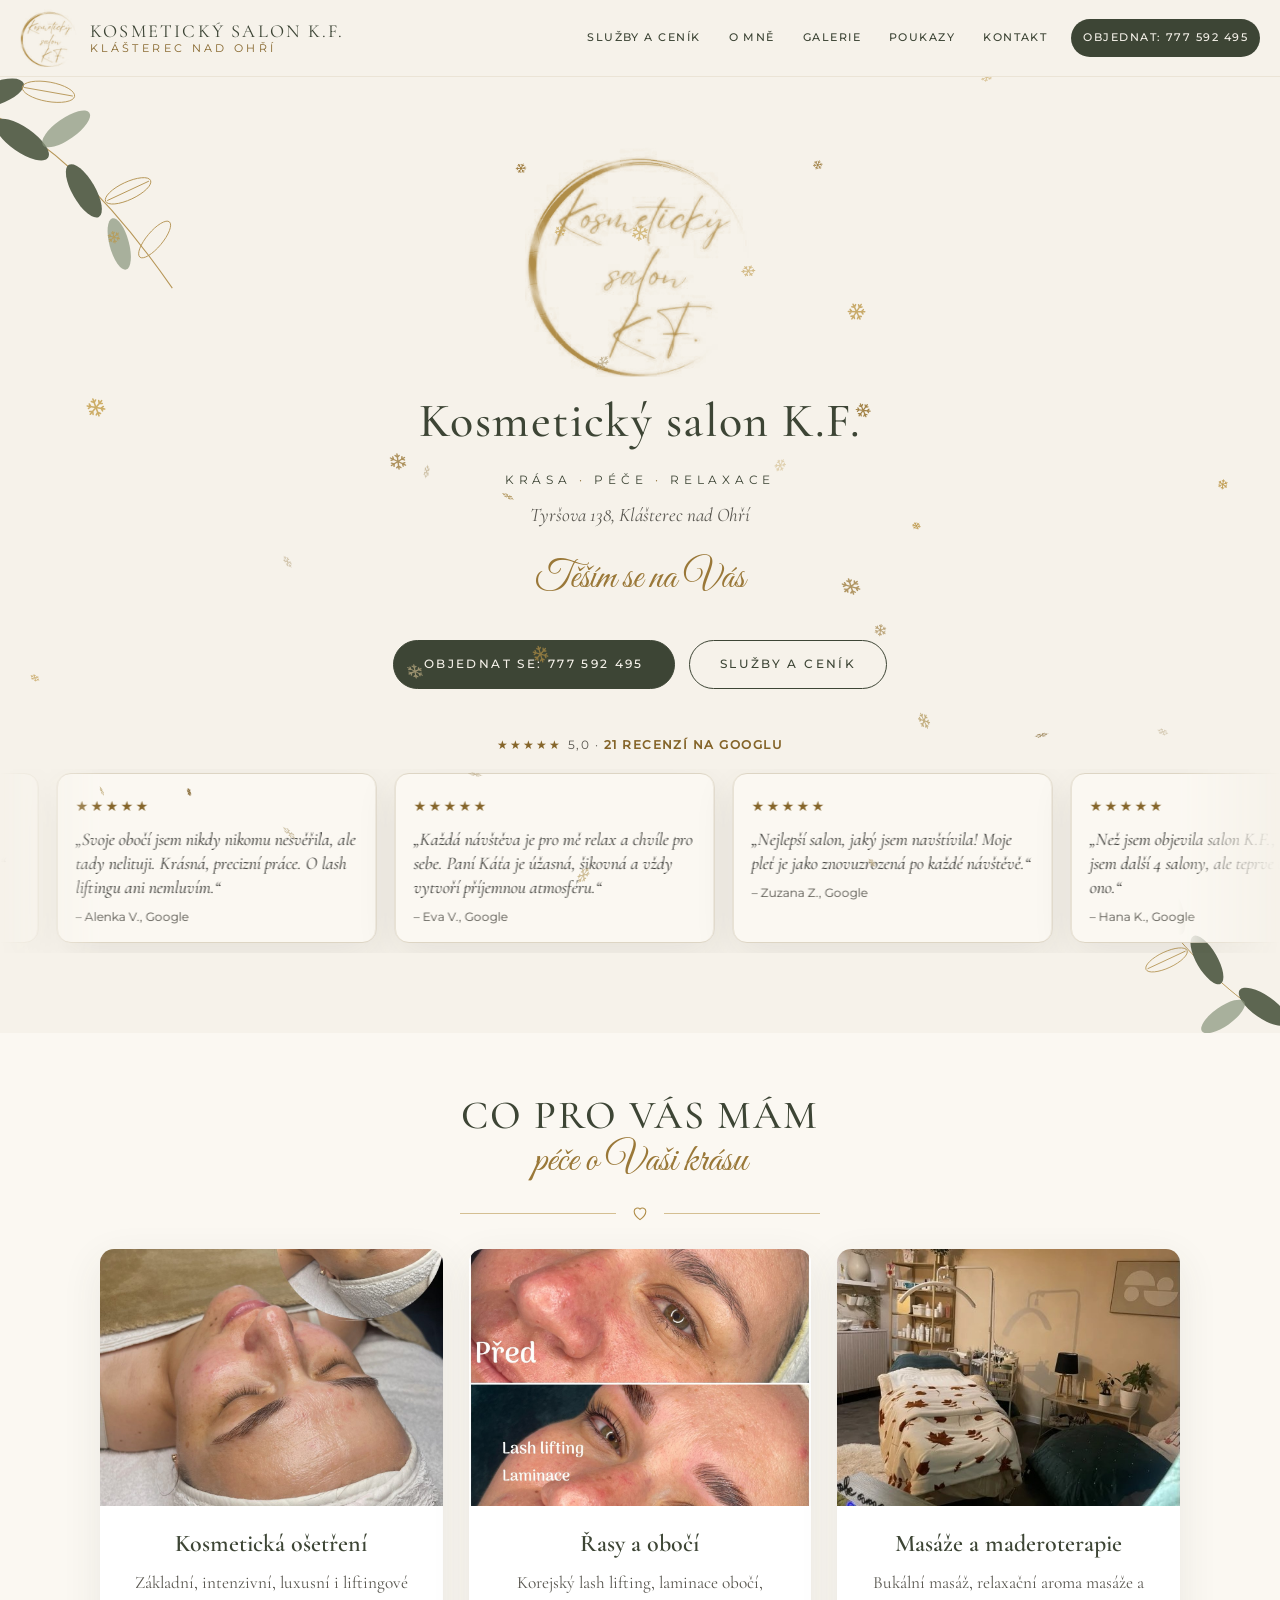
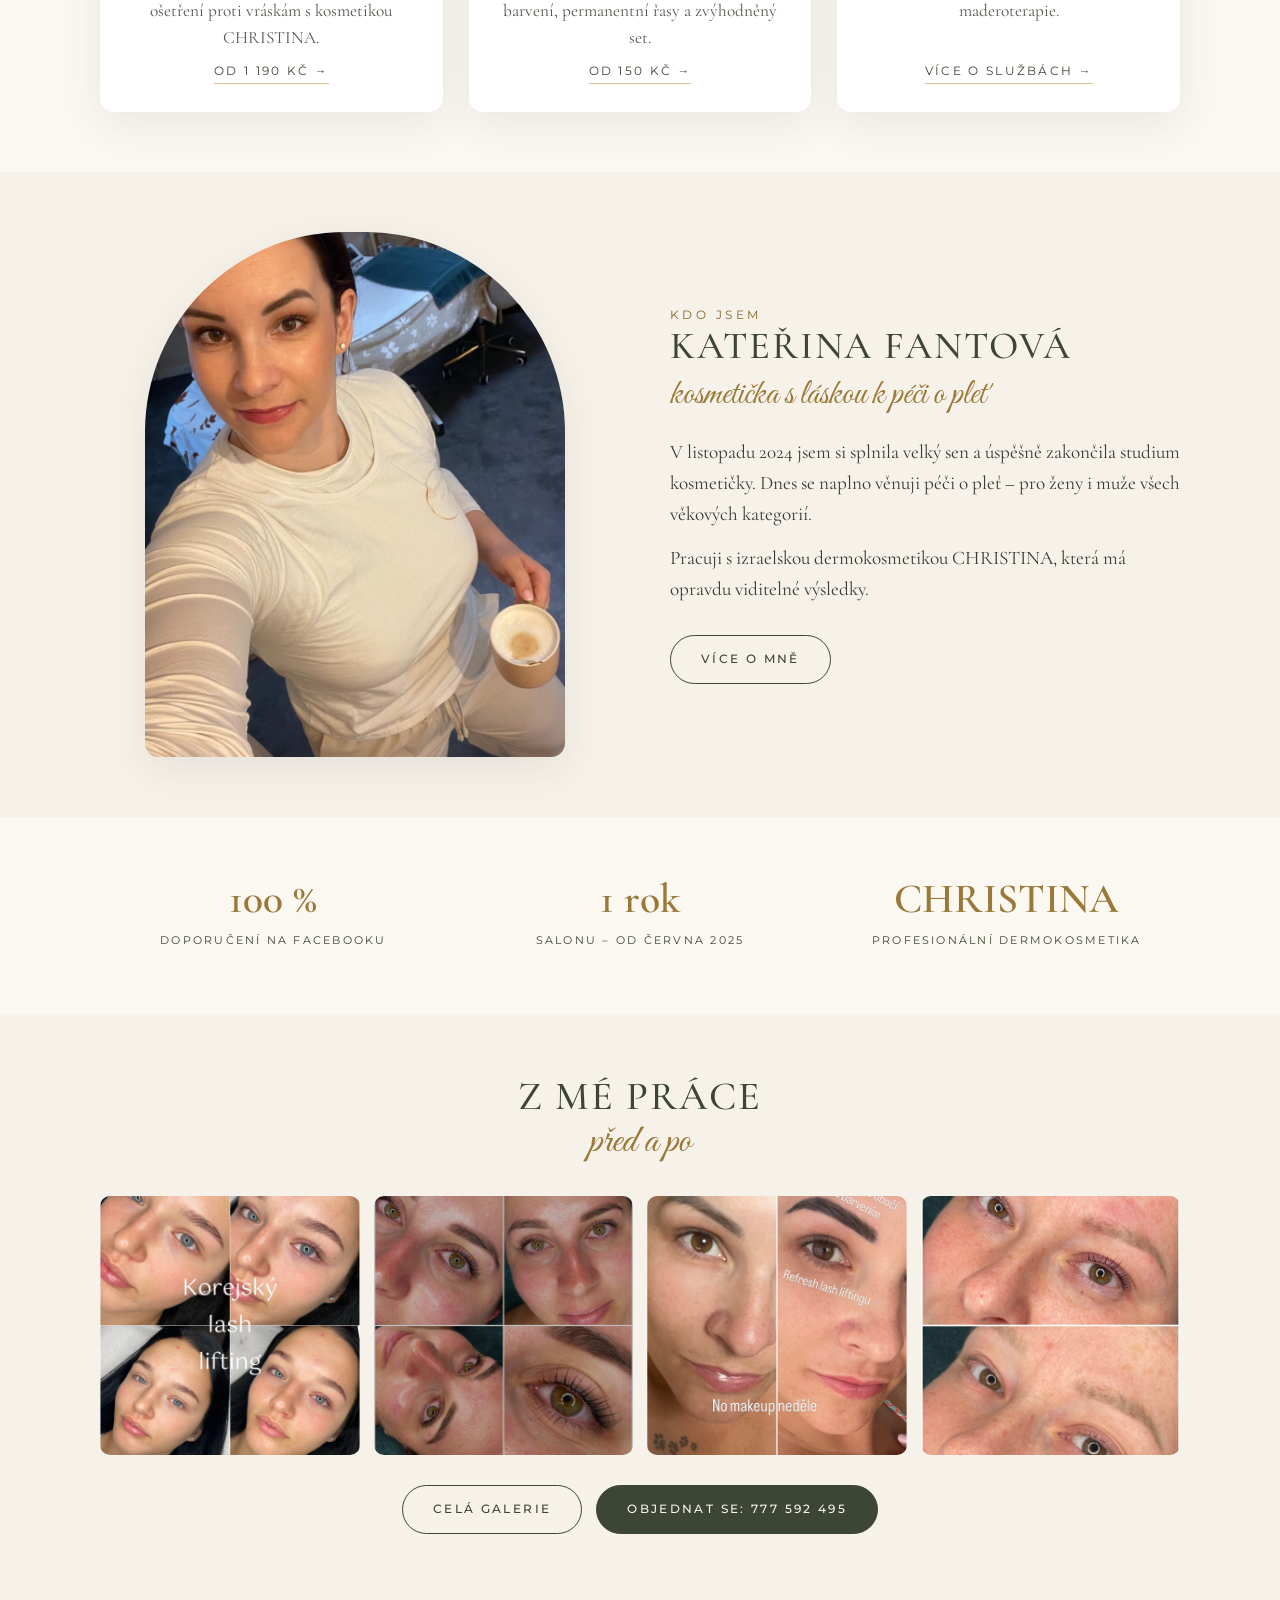
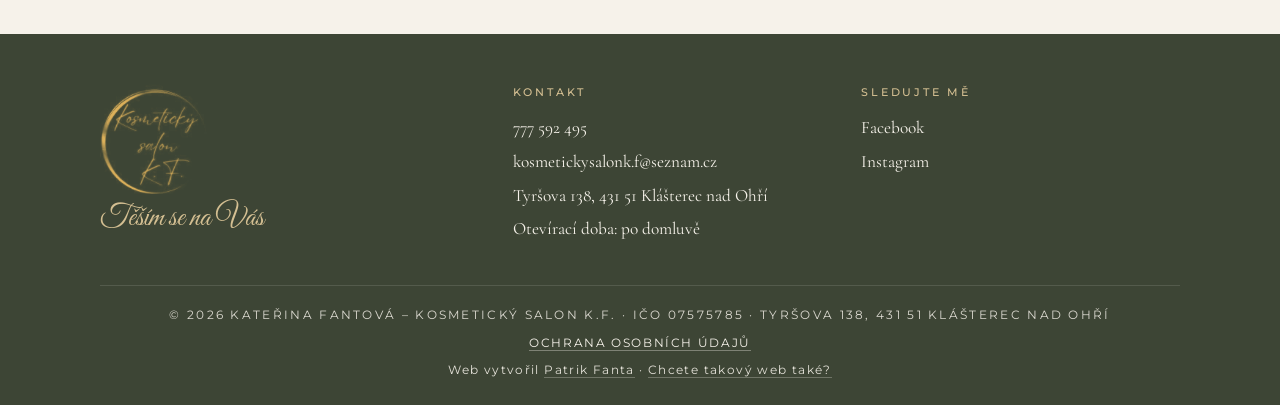
<file: index.html>
<!DOCTYPE html>
<html lang="cs">
<head>
<meta charset="UTF-8">
<meta name="viewport" content="width=device-width, initial-scale=1">
<title>Kosmetický salon K.F. – Klášterec nad Ohří</title>
<meta name="description" content="Kosmetický salon K.F. v Klášterci nad Ohří – kosmetická ošetření pleti s kosmetikou CHRISTINA, lash lifting, laminace obočí, masáže. Tyršova 138, tel. 777 592 495.">
<link rel="canonical" href="https://salon-kf.cz/">
<meta property="og:type" content="website">
<meta property="og:locale" content="cs_CZ">
<meta property="og:site_name" content="Kosmetický salon K.F.">
<meta property="og:title" content="Kosmetický salon K.F. – Klášterec nad Ohří">
<meta property="og:description" content="Kosmetický salon K.F. v Klášterci nad Ohří – kosmetická ošetření pleti s kosmetikou CHRISTINA, lash lifting, laminace obočí, masáže. Tyršova 138, tel. 777 592 495.">
<meta property="og:url" content="https://salon-kf.cz/">
<meta property="og:image" content="https://salon-kf.cz/img/og-nahled.jpg">
<meta property="og:image:width" content="1200">
<meta property="og:image:height" content="630">
<meta property="og:image:alt" content="Kosmetický salon K.F. – Klášterec nad Ohří">
<meta name="twitter:card" content="summary_large_image">
<meta name="twitter:title" content="Kosmetický salon K.F. – Klášterec nad Ohří">
<meta name="twitter:description" content="Kosmetický salon K.F. v Klášterci nad Ohří – kosmetická ošetření pleti s kosmetikou CHRISTINA, lash lifting, laminace obočí, masáže. Tyršova 138, tel. 777 592 495.">
<meta name="twitter:image" content="https://salon-kf.cz/img/og-nahled.jpg">
<script type="application/ld+json">
{
  "@context": "https://schema.org",
  "@type": "BeautySalon",
  "@id": "https://salon-kf.cz/#salon",
  "name": "Kosmetický salon K.F.",
  "url": "https://salon-kf.cz/",
  "image": "https://salon-kf.cz/img/og-nahled.jpg",
  "logo": "https://salon-kf.cz/img/logo.png",
  "description": "Kosmetická ošetření pleti s kosmetikou CHRISTINA, lash lifting, laminace obočí a masáže v Klášterci nad Ohří.",
  "telephone": "+420777592495",
  "email": "kosmetickysalonk.f@seznam.cz",
  "address": {
    "@type": "PostalAddress",
    "streetAddress": "Tyršova 138",
    "postalCode": "431 51",
    "addressLocality": "Klášterec nad Ohří",
    "addressCountry": "CZ"
  },
  "hasMap": "https://maps.google.com/?q=Tyršova+138,+431+51+Klášterec+nad+Ohří",
  "founder": {
    "@type": "Person",
    "name": "Kateřina Fantová"
  },
  "sameAs": [
    "https://www.instagram.com/kosmeticky_salon_k.f/",
    "https://www.facebook.com/profile.php?id=61566486722853"
  ]
}
</script>
<link rel="icon" href="img/logo.png">
<link rel="stylesheet" href="css/fonts.css?v=20261113b">
<link rel="stylesheet" href="css/style.css?v=20261124">
</head>
<body>

<header class="site-header">
  <div class="wrap">
    <a class="brand" href="index.html"><img src="img/logo.png" alt="Logo Kosmetický salon K.F."><span>Kosmetický salon K.F.<small>Klášterec nad Ohří</small></span></a>
    <button class="menu-toggle" aria-label="Otevřít menu" aria-expanded="false" aria-controls="menu"><span></span></button>
    <nav class="main-nav" id="menu">
      <ul>
        <li><a href="sluzby.html">Služby a ceník</a></li>
        <li><a href="o-mne.html">O mně</a></li>
        <li><a href="galerie.html">Galerie</a></li>
        <li><a href="poukazy.html">Poukazy</a></li>
        <li><a href="kontakt.html">Kontakt</a></li>
        <li><a href="tel:+420777592495" class="nav-cta">Objednat: 777 592 495</a></li>
      </ul>
    </nav>
  </div>
</header>

<main>
  <section class="hero">
    <img class="leaf leaf-l" src="img/branch.svg" alt="">
    <img class="leaf leaf-r" src="img/branch.svg" alt="">
    <div class="wrap">
      <img class="hero-logo" src="img/logo.png" alt="Kosmetický salon K.F.">
      <h1>Kosmetický salon K.F.</h1>
      <p class="tagline">Krása<b>·</b>Péče<b>·</b>Relaxace</p>
      <p class="place">Tyršova 138, Klášterec nad Ohří</p>
      <span class="script">Těším se na Vás</span>
      <div class="btn-row">
        <a class="btn" href="tel:+420777592495">Objednat se: 777 592 495</a>
        <a class="btn btn-ghost" href="sluzby.html">Služby a ceník</a>
      </div>
    </div>
    <div class="reviews-strip" aria-label="Recenze z Google">
      <p class="rs-head"><span class="rs-stars" aria-hidden="true">★★★★★</span>5,0 · <a href="https://maps.google.com/?cid=11588526602791974830" target="_blank" rel="noopener">21 recenzí na Googlu</a></p>
      <div class="rs-viewport">
        <div class="rs-track">
          <figure class="rs-card"><span class="rs-stars" aria-label="5 z 5 hvězd">★★★★★</span><blockquote>„Svoje obočí jsem nikdy nikomu nesvěřila, ale tady nelituji. Krásná, precizní práce. O lash liftingu ani nemluvím.“</blockquote><figcaption>– Alenka V., Google</figcaption></figure>
          <figure class="rs-card"><span class="rs-stars" aria-label="5 z 5 hvězd">★★★★★</span><blockquote>„Každá návštěva je pro mě relax a chvíle pro sebe. Paní Káťa je úžasná, šikovná a vždy vytvoří příjemnou atmosféru.“</blockquote><figcaption>– Eva V., Google</figcaption></figure>
          <figure class="rs-card"><span class="rs-stars" aria-label="5 z 5 hvězd">★★★★★</span><blockquote>„Nejlepší salon, jaký jsem navštívila! Moje pleť je jako znovuzrozená po každé návštěvě.“</blockquote><figcaption>– Zuzana Z., Google</figcaption></figure>
          <figure class="rs-card"><span class="rs-stars" aria-label="5 z 5 hvězd">★★★★★</span><blockquote>„Než jsem objevila salon K.F., vyzkoušela jsem další 4 salony, ale teprve tady je to ono.“</blockquote><figcaption>– Hana K., Google</figcaption></figure>
          <figure class="rs-card"><span class="rs-stars" aria-label="5 z 5 hvězd">★★★★★</span><blockquote>„Nejlepší kosmetička široko daleko! Péče je vždy stanovena na míru potřebám a aktuálnímu stavu pleti.“</blockquote><figcaption>– Tereza K., Google</figcaption></figure>
          <figure class="rs-card"><span class="rs-stars" aria-label="5 z 5 hvězd">★★★★★</span><blockquote>„Paní Katka přesně ví, co dělá a proč to dělá. Masáž, kterou mi vždycky udělá, je nejlepší, jakou jsem kdy zažila.“</blockquote><figcaption>– Lucia, Google</figcaption></figure>
          <figure class="rs-card"><span class="rs-stars" aria-label="5 z 5 hvězd">★★★★★</span><blockquote>„Úžasná masérka, super profesionální přístup!“</blockquote><figcaption>– CO3 Coffee and Bahno, Google</figcaption></figure>
          <figure class="rs-card"><span class="rs-stars" aria-label="5 z 5 hvězd">★★★★★</span><blockquote>„Již po pár návštěvách vidím obrovské změny a vrací se mi sebevědomí.“</blockquote><figcaption>– Nikola V., Google</figcaption></figure>
          <figure class="rs-card"><span class="rs-stars" aria-label="5 z 5 hvězd">★★★★★</span><blockquote>„Pleť mám krásně hebkou a rozzářenou a odcházela jsem s pocitem naprostého klidu a pohody.“</blockquote><figcaption>– Gabriela M., Google</figcaption></figure>
          <figure class="rs-card"><span class="rs-stars" aria-label="5 z 5 hvězd">★★★★★</span><blockquote>„Káťa ví, co dělá. Je to okamžitě patrné z její práce – cítím se tam jako v ráji.“</blockquote><figcaption>– Petr P., Google</figcaption></figure>
          <figure class="rs-card"><span class="rs-stars" aria-label="5 z 5 hvězd">★★★★★</span><blockquote>„Odcházela jsem pokaždé jak znovuzrozená, a to mi je 70 let :)“</blockquote><figcaption>– Alena V., Google</figcaption></figure>
          <figure class="rs-card"><span class="rs-stars" aria-label="5 z 5 hvězd">★★★★★</span><blockquote>„Byla jsem poprvé a úplně jsem si to zamilovala! Prostředí je nádherné a paní kosmetička neuvěřitelně milá.“</blockquote><figcaption>– Gorrab, Google</figcaption></figure>
          <figure class="rs-card"><span class="rs-stars" aria-label="5 z 5 hvězd">★★★★★</span><blockquote>„Kromě úžasně vyčištěné pleti a zážitku z péče je vidět, že tyto služby dělá s láskou.“</blockquote><figcaption>– Iveta S., Google</figcaption></figure>
          <figure class="rs-card"><span class="rs-stars" aria-label="5 z 5 hvězd">★★★★★</span><blockquote>„Používám i doma kosmetiku, kterou mi doporučila přesně na moji pleť.“</blockquote><figcaption>– Jitka P., Google</figcaption></figure>
          <figure class="rs-card"><span class="rs-stars" aria-label="5 z 5 hvězd">★★★★★</span><blockquote>„Nikdy jsem neměla tak skvěle provedený lash lift – a to jsem byla u pěti kosmetiček!“</blockquote><figcaption>– Tereza K., Google</figcaption></figure>
        </div>
      </div>
    </div>
  </section>

  <section class="band">
    <div class="wrap">
      <h2 class="section-title">Co pro Vás mám</h2>
      <span class="script">péče o Vaši krásu</span>
      <div class="divider"><svg viewBox="0 0 24 24"><path d="M12 20s-7-4.6-7-10a4 4 0 0 1 7-2.6A4 4 0 0 1 19 10c0 5.4-7 10-7 10z" fill="none" stroke="#b08d48" stroke-width="1.3"/></svg></div>
      <div class="cards">
        <a class="card" href="sluzby.html#osetreni">
          <img src="img/prace/2026-07-13-osetreni-pleti.jpg" alt="Kosmetické ošetření pleti" loading="lazy">
          <div class="card-body">
            <h3>Kosmetická ošetření</h3>
            <p>Základní, intenzivní, luxusní i liftingové ošetření proti vráskám s kosmetikou CHRISTINA.</p>
            <span class="link-arrow">Od 1 190 Kč →</span>
          </div>
        </a>
        <a class="card" href="sluzby.html#rasy-oboci">
          <img src="img/prace/2026-07-10-lash-lifting-laminace.jpg" alt="Lash lifting a laminace – před a po" loading="lazy">
          <div class="card-body">
            <h3>Řasy a obočí</h3>
            <p>Korejský lash lifting, laminace obočí, barvení, permanentní řasy a zvýhodněný set.</p>
            <span class="link-arrow">Od 150 Kč →</span>
          </div>
        </a>
        <a class="card" href="sluzby.html#masaze">
          <img src="img/salon-luzko.jpg" alt="Kosmetické lůžko v salonu" loading="lazy">
          <div class="card-body">
            <h3>Masáže a maderoterapie</h3>
            <p>Bukální masáž, relaxační aroma masáže a maderoterapie.</p>
            <span class="link-arrow">Více o službách →</span>
          </div>
        </a>
      </div>
    </div>
  </section>

  <section>
    <div class="wrap split">
      <img class="round" src="img/katerina-portret.jpg" alt="Kateřina Fantová, kosmetička" loading="lazy">
      <div>
        <p class="kicker">Kdo jsem</p>
        <h2>Kateřina Fantová</h2>
        <span class="script">kosmetička s láskou k péči o pleť</span>
        <p>V listopadu 2024 jsem si splnila velký sen a úspěšně zakončila studium kosmetičky. Dnes se naplno věnuji péči o pleť – pro ženy i muže všech věkových kategorií.</p>
        <p>Pracuji s izraelskou dermokosmetikou CHRISTINA, která má opravdu viditelné výsledky.</p>
        <div class="btn-row" style="justify-content:flex-start">
          <a class="btn btn-ghost" href="o-mne.html">Více o mně</a>
        </div>
      </div>
    </div>
  </section>

  <section class="band">
    <div class="wrap">
      <div class="stats">
        <div class="stat"><b>100 %</b><span>doporučení na Facebooku</span></div>
        <div class="stat"><b>1 rok</b><span>salonu – od června 2025</span></div>
        <div class="stat"><b>CHRISTINA</b><span>profesionální dermokosmetika</span></div>
      </div>
    </div>
  </section>

  <section>
    <div class="wrap" style="text-align:center">
      <h2 class="section-title">Z mé práce</h2>
      <span class="script">před a po</span>
      <div class="strip">
        <img src="img/prace/2026-09-15-korejsky-lash-lifting.jpg" alt="Korejský lash lifting" loading="lazy">
        <img src="img/prace/2026-08-31-rasy-oboci.jpg" alt="Řasy a obočí" loading="lazy">
        <img src="img/prace/2026-08-16-laminace-lash-lifting.jpg" alt="Laminace obočí a lash lifting – před a po" loading="lazy">
        <img src="img/prace/2026-07-29-lash-lifting.jpg" alt="Lash lifting – před a po" loading="lazy">
      </div>
      <div class="btn-row">
        <a class="btn btn-ghost" href="galerie.html">Celá galerie</a>
        <a class="btn" href="tel:+420777592495">Objednat se: 777 592 495</a>
      </div>
    </div>
  </section>
</main>

<footer class="site-footer">
  <div class="wrap">
    <div class="foot-grid">
      <div><img src="img/logo.png" alt=""><p class="script">Těším se na Vás</p></div>
      <div>
        <h4>Kontakt</h4>
        <ul>
          <li><a href="tel:+420777592495">777 592 495</a></li>
          <li><a href="mailto:kosmetickysalonk.f@seznam.cz">kosmetickysalonk.f@seznam.cz</a></li>
          <li>Tyršova 138, 431 51 Klášterec nad Ohří</li>
          <li>Otevírací doba: po domluvě</li>
        </ul>
      </div>
      <div>
        <h4>Sledujte mě</h4>
        <ul>
          <li><a href="https://www.facebook.com/profile.php?id=61566486722853" target="_blank" rel="noopener">Facebook</a></li>
          <li><a href="https://www.instagram.com/kosmeticky_salon_k.f/" target="_blank" rel="noopener">Instagram</a></li>
        </ul>
      </div>
    </div>
    <p class="copy">© <span data-year>2026</span> Kateřina Fantová – Kosmetický salon K.F. · IČO 07575785 · Tyršova 138, 431 51 Klášterec nad Ohří</p>
    <p class="legal-links"><a href="ochrana-osobnich-udaju.html">Ochrana osobních údajů</a></p>
    <p class="credit">Web vytvořil <a href="https://patrikfanta.cz/?ref=salon-kf" target="_blank" rel="noopener">Patrik Fanta</a> · <a href="https://patrikfanta.cz/?ref=salon-kf" target="_blank" rel="noopener">Chcete takový web také?</a></p>
  </div>
</footer>

<script src="js/main.js?v=20261113b"></script>
<script src="js/vlocky.js?v=20261113b" defer></script>
<script data-goatcounter="https://salon-kf.stat.patrikfanta.cz/count" async src="https://salon-kf.stat.patrikfanta.cz/count.js"></script>
</body>
</html>
</file>
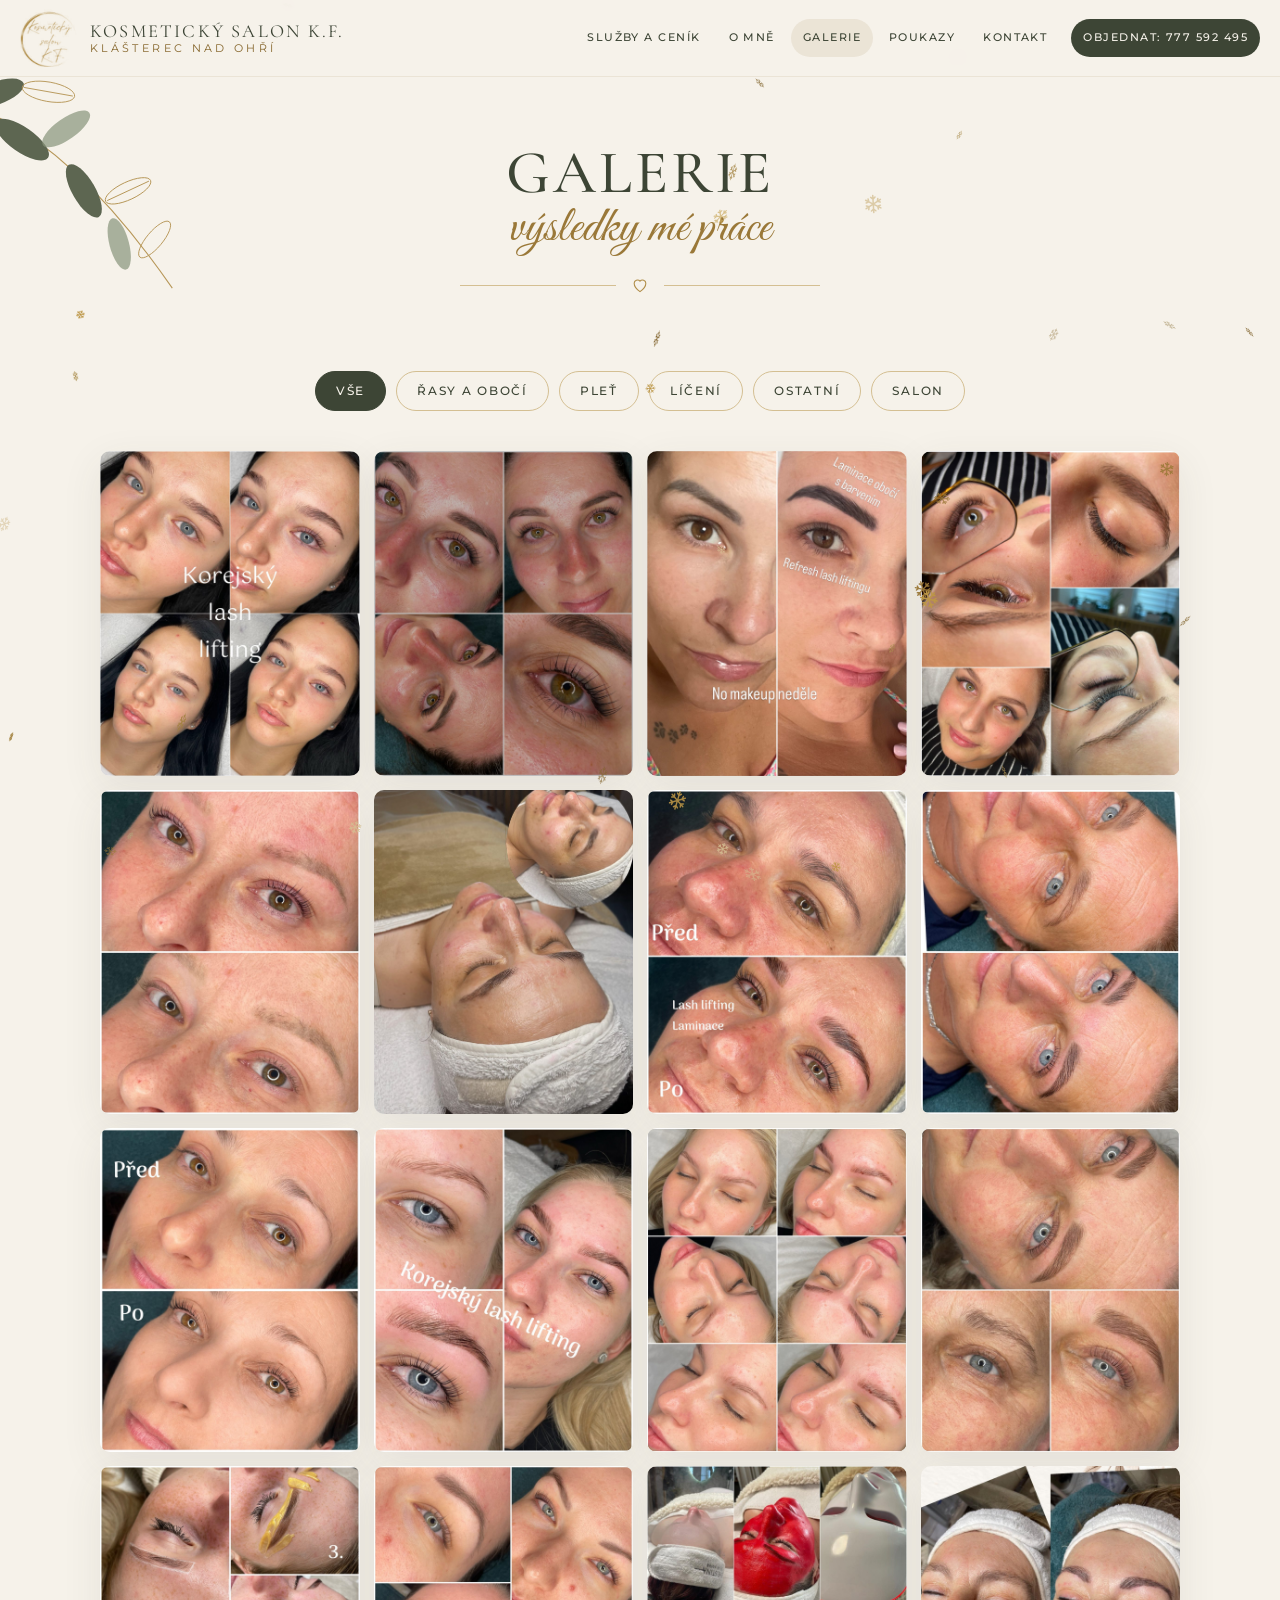
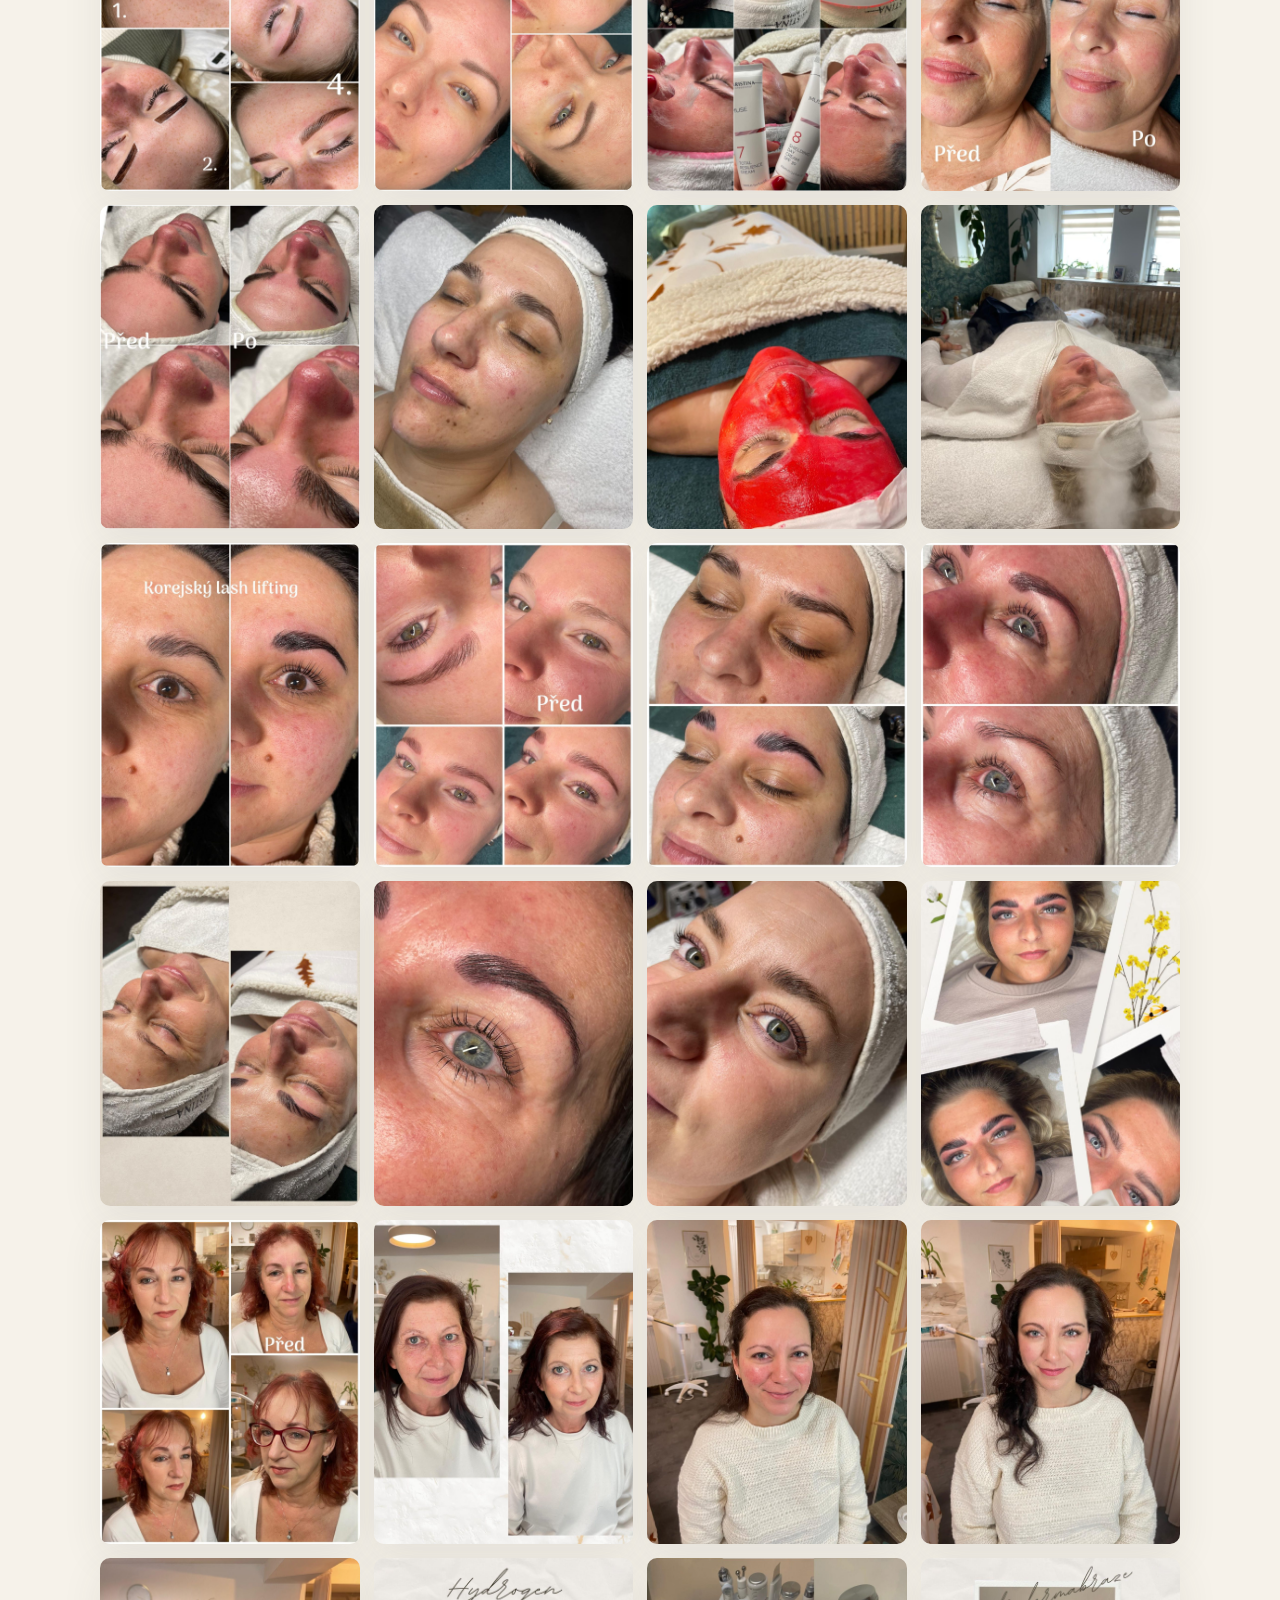
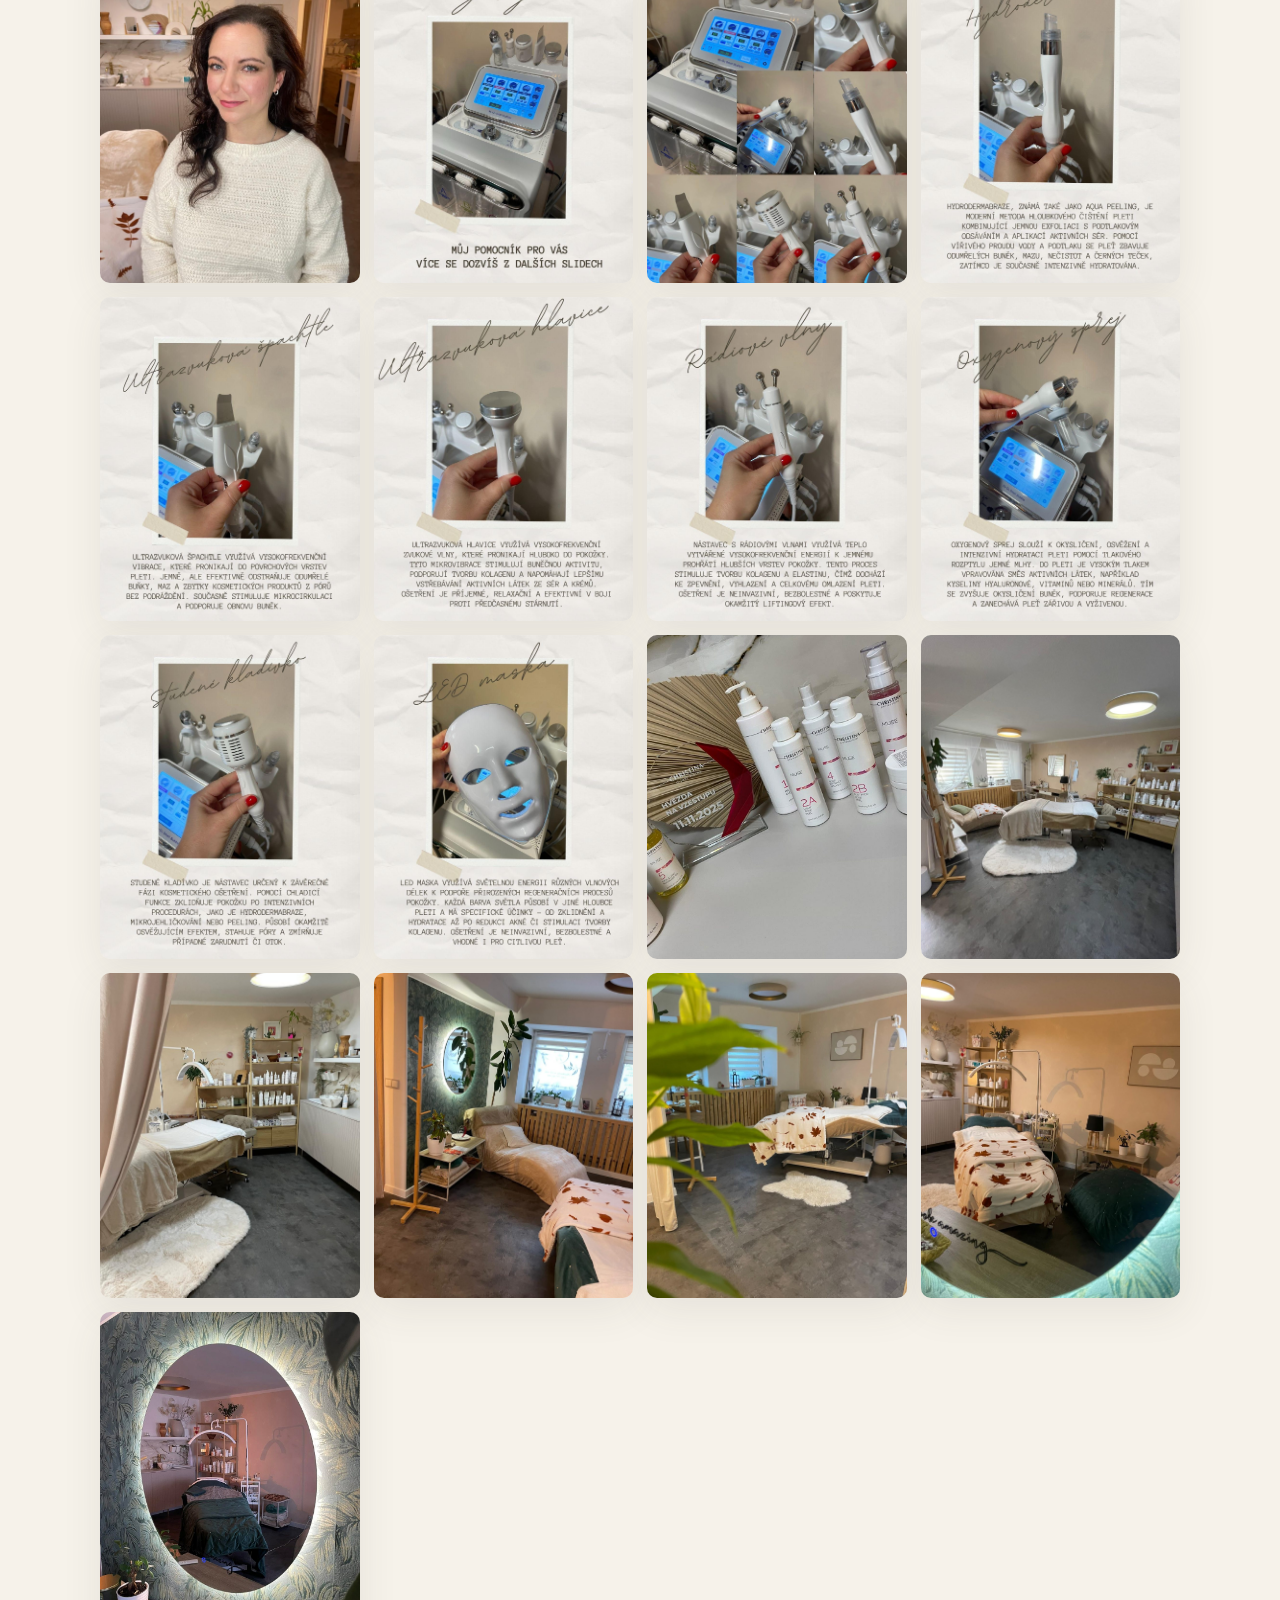
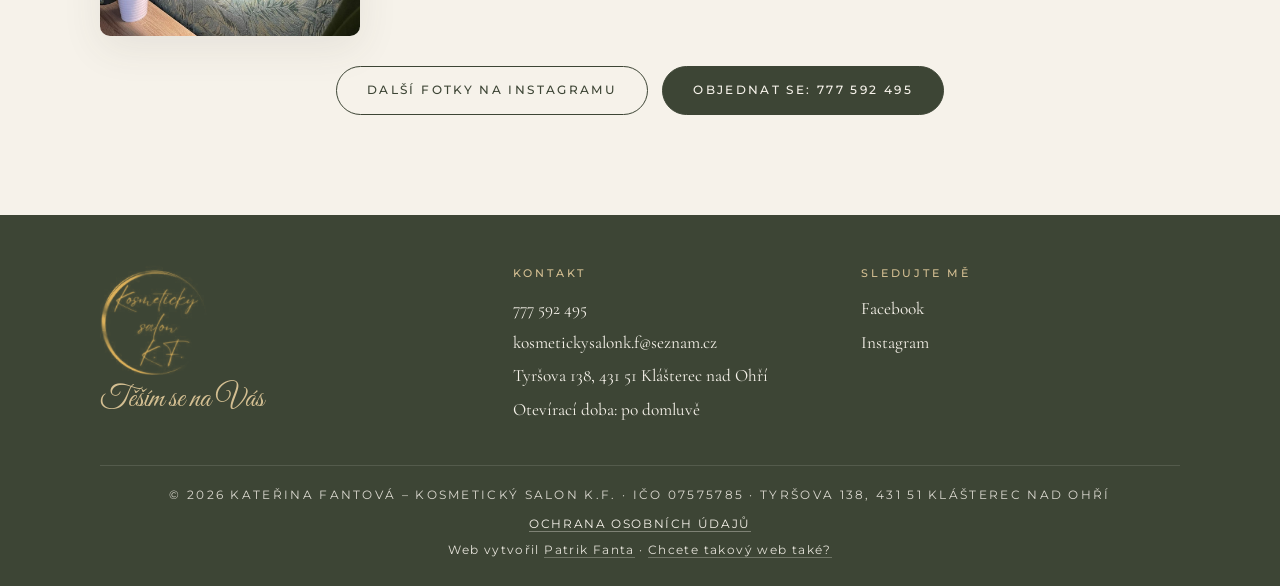
<file: galerie.html>
<!DOCTYPE html>
<html lang="cs">
<head>
<meta charset="UTF-8">
<meta name="viewport" content="width=device-width, initial-scale=1">
<title>Galerie – Kosmetický salon K.F.</title>
<meta name="description" content="Výsledky mé práce za poslední měsíce – lash lifting, korejský lash lifting, laminace a úprava obočí, ošetření pleti – a fotky salonu K.F. v Klášterci nad Ohří.">
<link rel="canonical" href="https://salon-kf.cz/galerie.html">
<meta property="og:type" content="website">
<meta property="og:locale" content="cs_CZ">
<meta property="og:site_name" content="Kosmetický salon K.F.">
<meta property="og:title" content="Galerie – Kosmetický salon K.F.">
<meta property="og:description" content="Výsledky mé práce za poslední měsíce – lash lifting, korejský lash lifting, laminace a úprava obočí, ošetření pleti – a fotky salonu K.F. v Klášterci nad Ohří.">
<meta property="og:url" content="https://salon-kf.cz/galerie.html">
<meta property="og:image" content="https://salon-kf.cz/img/og-nahled.jpg">
<meta property="og:image:width" content="1200">
<meta property="og:image:height" content="630">
<meta property="og:image:alt" content="Kosmetický salon K.F. – Klášterec nad Ohří">
<meta name="twitter:card" content="summary_large_image">
<meta name="twitter:title" content="Galerie – Kosmetický salon K.F.">
<meta name="twitter:description" content="Výsledky mé práce za poslední měsíce – lash lifting, korejský lash lifting, laminace a úprava obočí, ošetření pleti – a fotky salonu K.F. v Klášterci nad Ohří.">
<meta name="twitter:image" content="https://salon-kf.cz/img/og-nahled.jpg">
<link rel="icon" href="img/logo.png">
<link rel="stylesheet" href="css/fonts.css?v=20261113b">
<link rel="stylesheet" href="css/style.css?v=20261124">
</head>
<body>

<header class="site-header">
  <div class="wrap">
    <a class="brand" href="index.html"><img src="img/logo.png" alt="Logo Kosmetický salon K.F."><span>Kosmetický salon K.F.<small>Klášterec nad Ohří</small></span></a>
    <button class="menu-toggle" aria-label="Otevřít menu" aria-expanded="false" aria-controls="menu"><span></span></button>
    <nav class="main-nav" id="menu">
      <ul>
        <li><a href="sluzby.html">Služby a ceník</a></li>
        <li><a href="o-mne.html">O mně</a></li>
        <li><a href="galerie.html">Galerie</a></li>
        <li><a href="poukazy.html">Poukazy</a></li>
        <li><a href="kontakt.html">Kontakt</a></li>
        <li><a href="tel:+420777592495" class="nav-cta">Objednat: 777 592 495</a></li>
      </ul>
    </nav>
  </div>
</header>

<main>

  <section class="page-head">
    <img class="leaf leaf-l" src="img/branch.svg" alt="">
    <div class="wrap">
      <h1>Galerie</h1>
      <p class="script">výsledky mé práce</p>
      <div class="divider"><svg viewBox="0 0 24 24"><path d="M12 20s-7-4.6-7-10a4 4 0 0 1 7-2.6A4 4 0 0 1 19 10c0 5.4-7 10-7 10z" fill="none" stroke="#b08d48" stroke-width="1.3"/></svg></div>
    </div>
  </section>

  <section style="padding-top:0">
    <div class="wrap">
      <div class="tabs">
        <button class="tab active" data-filter="vse">Vše</button>
        <button class="tab" data-filter="rasy">Řasy a obočí</button>
        <button class="tab" data-filter="plet">Pleť</button>
        <!-- SKRYTO – microneedling (nové nařízení 11/2026), pro obnovení odkomentovat: <button class="tab" data-filter="mikro">Mikrojehličkování</button> -->
        <button class="tab" data-filter="liceni">Líčení</button>
        <button class="tab" data-filter="ostatni">Ostatní</button>
        <button class="tab" data-filter="salon">Salon</button>
      </div>

      <div class="gallery">
        <button data-cat="rasy"><img src="img/prace/2026-09-15-korejsky-lash-lifting.jpg" alt="Korejský lash lifting – září 2026" loading="lazy"></button>
        <button data-cat="rasy"><img src="img/prace/2026-08-31-rasy-oboci.jpg" alt="Řasy a obočí – srpen 2026" loading="lazy"></button>
        <button data-cat="rasy"><img src="img/prace/2026-08-16-laminace-lash-lifting.jpg" alt="Laminace obočí s barvením a refresh lash liftingu – před a po" loading="lazy"></button>
        <button data-cat="rasy"><img src="img/prace/2026-08-03-lash-look.jpg" alt="Nový lash look – permanentní řasy" loading="lazy"></button>
        <button data-cat="rasy"><img src="img/prace/2026-07-29-lash-lifting.jpg" alt="Lash lifting – před a po" loading="lazy"></button>
        <button data-cat="plet"><img src="img/prace/2026-07-13-osetreni-pleti.jpg" alt="Kosmetické ošetření pleti řadou CHRISTINA Forever Young" loading="lazy"></button>
        <button data-cat="rasy"><img src="img/prace/2026-07-10-lash-lifting-laminace.jpg" alt="Lash lifting a laminace – před a po" loading="lazy"></button>
        <button data-cat="rasy"><img src="img/prace/2026-07-02-lash-oboci.jpg" alt="Lash lifting a úprava obočí – před a po" loading="lazy"></button>
        <button data-cat="rasy"><img src="img/prace/2026-06-15-lash-lifting.jpg" alt="Lash lifting – před a po" loading="lazy"></button>
        <button data-cat="rasy"><img src="img/prace/2026-06-09-korejsky-lash-lifting.jpg" alt="Korejský lash lifting" loading="lazy"></button>
        <button data-cat="rasy"><img src="img/prace/2026-05-12-laminace-oboci.jpg" alt="Laminace obočí – před a po" loading="lazy"></button>
        <button data-cat="rasy"><img src="img/prace/2026-05-07-lash-lifting.jpg" alt="Lash lifting – před a po" loading="lazy"></button>
        <button data-cat="rasy"><img src="img/prace/2026-04-21-uprava-oboci.jpg" alt="Úprava a barvení obočí – postup krok za krokem" loading="lazy"></button>
        <button data-cat="rasy"><img src="img/prace/2026-04-10-lash-oboci.jpg" alt="Lash lifting a úprava obočí" loading="lazy"></button>
        <!-- SKRYTO – microneedling (nové nařízení 11/2026), pro obnovení odkomentovat: <button data-cat="mikro"><img src="img/prace/mikro-sila-mikrojehlickovani.jpg" alt="Síla mikrojehličkování – před, po 1. a po 2. ošetření" loading="lazy"></button> -->
        <!-- SKRYTO – microneedling (nové nařízení 11/2026), pro obnovení odkomentovat: <button data-cat="mikro"><img src="img/prace/mikro-pred-po-1-osetreni.jpg" alt="Mikrojehličkování – před a po 1. ošetření" loading="lazy"></button> -->
        <button data-cat="plet"><img src="img/prace/plet-muse-osetreni.jpg" alt="Liftingové ošetření řadou CHRISTINA MUSE – průběh" loading="lazy"></button>
        <button data-cat="plet"><img src="img/prace/plet-oboci-pred-po.jpg" alt="Kosmetické ošetření a úprava obočí – před a po" loading="lazy"></button>
        <button data-cat="plet"><img src="img/prace/plet-cisteni-pred-po.jpg" alt="Čištění pleti – před a po" loading="lazy"></button>
        <button data-cat="plet"><img src="img/prace/plet-po-osetreni.jpg" alt="Pleť po kosmetickém ošetření" loading="lazy"></button>
        <button data-cat="plet"><img src="img/prace/plet-maska.jpg" alt="Revitalizační maska během ošetření" loading="lazy"></button>
        <button data-cat="plet"><img src="img/prace/plet-osetreni-muz.jpg" alt="Kosmetické ošetření pro muže" loading="lazy"></button>
        <button data-cat="rasy"><img src="img/prace/rasy-korejsky-lash-lifting.jpg" alt="Korejský lash lifting a laminace obočí – před a po" loading="lazy"></button>
        <button data-cat="rasy"><img src="img/prace/rasy-laminace-lash-pred-po.jpg" alt="Laminace obočí a lash lifting – před a po" loading="lazy"></button>
        <button data-cat="rasy"><img src="img/prace/rasy-laminace-oboci-pred-po.jpg" alt="Laminace obočí – před a po" loading="lazy"></button>
        <button data-cat="rasy"><img src="img/prace/rasy-oboci-lash-pred-po-2.jpg" alt="Obočí a lash lifting – před a po" loading="lazy"></button>
        <button data-cat="rasy"><img src="img/prace/rasy-oboci-pred-po-3.jpg" alt="Laminace obočí – před a po" loading="lazy"></button>
        <button data-cat="rasy"><img src="img/prace/rasy-lash-oboci-detail.jpg" alt="Lash lifting a úprava obočí – detail" loading="lazy"></button>
        <button data-cat="rasy"><img src="img/prace/rasy-lash-lifting-zelene-oci.jpg" alt="Lash lifting" loading="lazy"></button>
        <button data-cat="rasy"><img src="img/prace/rasy-laminace-lash-kolaz.jpg" alt="Laminace obočí a řasy" loading="lazy"></button>
        <button data-cat="liceni"><img src="img/prace/liceni-pred-po-1.jpg" alt="Líčení – před a po" loading="lazy"></button>
        <button data-cat="liceni"><img src="img/prace/liceni-pred-po-2.jpg" alt="Líčení – před a po" loading="lazy"></button>
        <button data-cat="liceni"><img src="img/prace/liceni-pred.jpg" alt="Líčení – před" loading="lazy"></button>
        <button data-cat="liceni"><img src="img/prace/liceni-vecerni.jpg" alt="Líčení" loading="lazy"></button>
        <button data-cat="liceni"><img src="img/prace/liceni-vecerni-2.jpg" alt="Líčení" loading="lazy"></button>
        <button data-cat="ostatni"><img src="img/prace/ostatni-hydrogen.jpg" alt="Přístroj Hydrogen (H2O2 Small Bubble)" loading="lazy"></button>
        <button data-cat="ostatni"><img src="img/prace/ostatni-nastavce.jpg" alt="Nástavce přístroje Hydrogen" loading="lazy"></button>
        <button data-cat="ostatni"><img src="img/prace/ostatni-hydrodermabraze.jpg" alt="Hydrodermabraze (aqua peeling)" loading="lazy"></button>
        <button data-cat="ostatni"><img src="img/prace/ostatni-ultrazvukova-spachtle.jpg" alt="Ultrazvuková špachtle" loading="lazy"></button>
        <button data-cat="ostatni"><img src="img/prace/ostatni-ultrazvukova-hlavice.jpg" alt="Ultrazvuková hlavice" loading="lazy"></button>
        <button data-cat="ostatni"><img src="img/prace/ostatni-radiove-vlny.jpg" alt="Rádiové vlny" loading="lazy"></button>
        <button data-cat="ostatni"><img src="img/prace/ostatni-oxygenovy-sprej.jpg" alt="Oxygenový sprej" loading="lazy"></button>
        <button data-cat="ostatni"><img src="img/prace/ostatni-studene-kladivko.jpg" alt="Studené kladívko" loading="lazy"></button>
        <button data-cat="ostatni"><img src="img/prace/ostatni-led-maska.jpg" alt="LED maska" loading="lazy"></button>
        <button data-cat="ostatni"><img src="img/prace/ostatni-oceneni-christina.jpg" alt="Ocenění CHRISTINA „Hvězda na vzestupu“ 11. 11. 2025 a řada MUSE" loading="lazy"></button>
        <button data-cat="salon"><img src="img/salon-hlavni.jpg" alt="Kosmetický salon K.F. – celkový pohled" loading="lazy"></button>
        <button data-cat="salon"><img src="img/galerie/salon-luzko-regaly.jpg" alt="Salon – kosmetické lůžko, regály s kosmetikou a umyvadlo" loading="lazy"></button>
        <button data-cat="salon"><img src="img/galerie/salon-zrcadlo-lehatko.jpg" alt="Salon – odpočinková část se zrcadlem" loading="lazy"></button>
        <button data-cat="salon"><img src="img/galerie/salon-mistnost-rostlina.jpg" alt="Interiér salonu" loading="lazy"></button>
        <button data-cat="salon"><img src="img/galerie/salon-pres-zrcadlo.jpg" alt="Interiér salonu – pohled přes zrcadlo" loading="lazy"></button>
        <button data-cat="salon"><img src="img/galerie/salon-26.jpg" alt="Zrcadlo v salonu" loading="lazy"></button>
      </div>

      <div class="btn-row">
        <a class="btn btn-ghost" href="https://www.instagram.com/kosmeticky_salon_k.f/" target="_blank" rel="noopener">Další fotky na Instagramu</a>
        <a class="btn" href="tel:+420777592495">Objednat se: 777 592 495</a>
      </div>
    </div>
  </section>

  <div class="lightbox" role="dialog" aria-label="Náhled fotky">
    <button class="lb-btn lb-close" aria-label="Zavřít">×</button>
    <button class="lb-btn lb-prev" aria-label="Předchozí">‹</button>
    <img alt="">
    <button class="lb-btn lb-next" aria-label="Další">›</button>
  </div>
</main>

<footer class="site-footer">
  <div class="wrap">
    <div class="foot-grid">
      <div><img src="img/logo.png" alt=""><p class="script">Těším se na Vás</p></div>
      <div>
        <h4>Kontakt</h4>
        <ul>
          <li><a href="tel:+420777592495">777 592 495</a></li>
          <li><a href="mailto:kosmetickysalonk.f@seznam.cz">kosmetickysalonk.f@seznam.cz</a></li>
          <li>Tyršova 138, 431 51 Klášterec nad Ohří</li>
          <li>Otevírací doba: po domluvě</li>
        </ul>
      </div>
      <div>
        <h4>Sledujte mě</h4>
        <ul>
          <li><a href="https://www.facebook.com/profile.php?id=61566486722853" target="_blank" rel="noopener">Facebook</a></li>
          <li><a href="https://www.instagram.com/kosmeticky_salon_k.f/" target="_blank" rel="noopener">Instagram</a></li>
        </ul>
      </div>
    </div>
    <p class="copy">© <span data-year>2026</span> Kateřina Fantová – Kosmetický salon K.F. · IČO 07575785 · Tyršova 138, 431 51 Klášterec nad Ohří</p>
    <p class="legal-links"><a href="ochrana-osobnich-udaju.html">Ochrana osobních údajů</a></p>
    <p class="credit">Web vytvořil <a href="https://patrikfanta.cz/?ref=salon-kf" target="_blank" rel="noopener">Patrik Fanta</a> · <a href="https://patrikfanta.cz/?ref=salon-kf" target="_blank" rel="noopener">Chcete takový web také?</a></p>
  </div>
</footer>

<script src="js/main.js?v=20261113b"></script>
<script src="js/vlocky.js?v=20261113b" defer></script>
<script data-goatcounter="https://salon-kf.stat.patrikfanta.cz/count" async src="https://salon-kf.stat.patrikfanta.cz/count.js"></script>
</body>
</html>
</file>
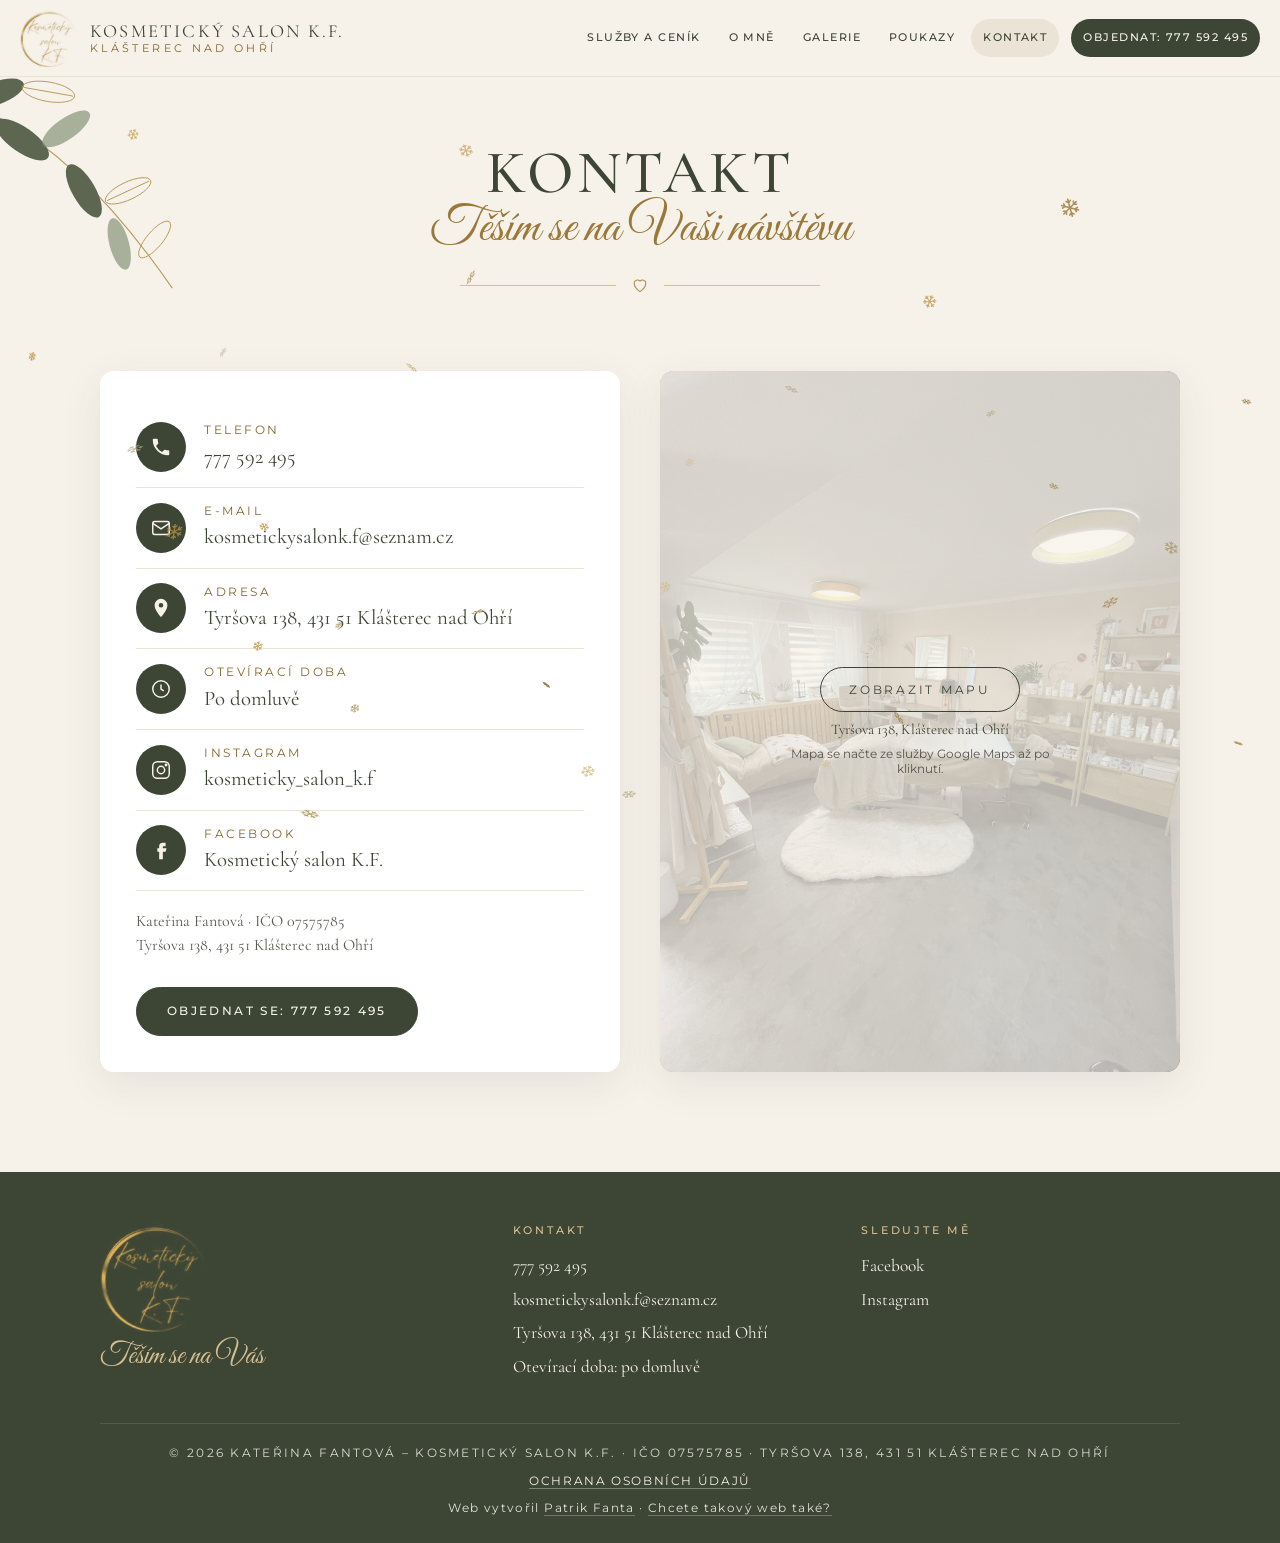
<file: kontakt.html>
<!DOCTYPE html>
<html lang="cs">
<head>
<meta charset="UTF-8">
<meta name="viewport" content="width=device-width, initial-scale=1">
<title>Kontakt – Kosmetický salon K.F.</title>
<meta name="description" content="Kosmetický salon K.F., Tyršova 138, 431 51 Klášterec nad Ohří. Telefon 777 592 495, e-mail kosmetickysalonk.f@seznam.cz.">
<link rel="canonical" href="https://salon-kf.cz/kontakt.html">
<meta property="og:type" content="website">
<meta property="og:locale" content="cs_CZ">
<meta property="og:site_name" content="Kosmetický salon K.F.">
<meta property="og:title" content="Kontakt – Kosmetický salon K.F.">
<meta property="og:description" content="Kosmetický salon K.F., Tyršova 138, 431 51 Klášterec nad Ohří. Telefon 777 592 495, e-mail kosmetickysalonk.f@seznam.cz.">
<meta property="og:url" content="https://salon-kf.cz/kontakt.html">
<meta property="og:image" content="https://salon-kf.cz/img/og-nahled.jpg">
<meta property="og:image:width" content="1200">
<meta property="og:image:height" content="630">
<meta property="og:image:alt" content="Kosmetický salon K.F. – Klášterec nad Ohří">
<meta name="twitter:card" content="summary_large_image">
<meta name="twitter:title" content="Kontakt – Kosmetický salon K.F.">
<meta name="twitter:description" content="Kosmetický salon K.F., Tyršova 138, 431 51 Klášterec nad Ohří. Telefon 777 592 495, e-mail kosmetickysalonk.f@seznam.cz.">
<meta name="twitter:image" content="https://salon-kf.cz/img/og-nahled.jpg">
<link rel="icon" href="img/logo.png">
<link rel="stylesheet" href="css/fonts.css?v=20261113b">
<link rel="stylesheet" href="css/style.css?v=20261124">
</head>
<body>

<header class="site-header">
  <div class="wrap">
    <a class="brand" href="index.html"><img src="img/logo.png" alt="Logo Kosmetický salon K.F."><span>Kosmetický salon K.F.<small>Klášterec nad Ohří</small></span></a>
    <button class="menu-toggle" aria-label="Otevřít menu" aria-expanded="false" aria-controls="menu"><span></span></button>
    <nav class="main-nav" id="menu">
      <ul>
        <li><a href="sluzby.html">Služby a ceník</a></li>
        <li><a href="o-mne.html">O mně</a></li>
        <li><a href="galerie.html">Galerie</a></li>
        <li><a href="poukazy.html">Poukazy</a></li>
        <li><a href="kontakt.html">Kontakt</a></li>
        <li><a href="tel:+420777592495" class="nav-cta">Objednat: 777 592 495</a></li>
      </ul>
    </nav>
  </div>
</header>

<main>

  <section class="page-head">
    <img class="leaf leaf-l" src="img/branch.svg" alt="">
    <div class="wrap">
      <h1>Kontakt</h1>
      <p class="script">Těším se na Vaši návštěvu</p>
      <div class="divider"><svg viewBox="0 0 24 24"><path d="M12 20s-7-4.6-7-10a4 4 0 0 1 7-2.6A4 4 0 0 1 19 10c0 5.4-7 10-7 10z" fill="none" stroke="#b08d48" stroke-width="1.3"/></svg></div>
    </div>
  </section>

  <section style="padding-top:0">
    <div class="wrap contact-grid">
      <div class="contact-card">
        <div class="c-item">
          <span class="c-icon"><svg viewBox="0 0 24 24" fill="#f6f2ea"><path d="M6.6 10.8a15.1 15.1 0 0 0 6.6 6.6l2.2-2.2a1 1 0 0 1 1-.25 11.4 11.4 0 0 0 3.6.57 1 1 0 0 1 1 1V20a1 1 0 0 1-1 1A17 17 0 0 1 3 4a1 1 0 0 1 1-1h3.5a1 1 0 0 1 1 1c0 1.25.2 2.45.57 3.57a1 1 0 0 1-.25 1z"/></svg></span>
          <div><small>Telefon</small><a href="tel:+420777592495">777 592 495</a></div>
        </div>
        <div class="c-item">
          <span class="c-icon"><svg viewBox="0 0 24 24" fill="none" stroke="#f6f2ea" stroke-width="1.6"><rect x="3" y="5" width="18" height="14" rx="2"/><path d="M3 7l9 6 9-6"/></svg></span>
          <div><small>E-mail</small><a href="mailto:kosmetickysalonk.f@seznam.cz">kosmetickysalonk.f@seznam.cz</a></div>
        </div>
        <div class="c-item">
          <span class="c-icon"><svg viewBox="0 0 24 24" fill="#f6f2ea"><path d="M12 2a7 7 0 0 0-7 7c0 5.3 7 13 7 13s7-7.7 7-13a7 7 0 0 0-7-7zm0 9.5A2.5 2.5 0 1 1 12 6.5a2.5 2.5 0 0 1 0 5z"/></svg></span>
          <div><small>Adresa</small><a href="https://maps.google.com/?q=Tyršova+138,+431+51+Klášterec+nad+Ohří" target="_blank" rel="noopener">Tyršova 138, 431 51 Klášterec nad Ohří</a></div>
        </div>
        <div class="c-item">
          <span class="c-icon"><svg viewBox="0 0 24 24" fill="none" stroke="#f6f2ea" stroke-width="1.6"><circle cx="12" cy="12" r="9"/><path d="M12 7v5l3 2"/></svg></span>
          <div><small>Otevírací doba</small><span>Po domluvě</span></div>
        </div>        <div class="c-item">
          <span class="c-icon"><svg viewBox="0 0 24 24" fill="none" stroke="#f6f2ea" stroke-width="1.6"><rect x="3" y="3" width="18" height="18" rx="5"/><circle cx="12" cy="12" r="4"/><circle cx="17.5" cy="6.5" r=".8" fill="#f6f2ea"/></svg></span>
          <div><small>Instagram</small><a href="https://www.instagram.com/kosmeticky_salon_k.f/" target="_blank" rel="noopener">kosmeticky_salon_k.f</a></div>
        </div>
        <div class="c-item">
          <span class="c-icon"><svg viewBox="0 0 24 24" fill="#f6f2ea"><path d="M14 8h3V4h-3a4 4 0 0 0-4 4v2H8v4h2v8h4v-8h3l1-4h-4V8z"/></svg></span>
          <div><small>Facebook</small><a href="https://www.facebook.com/profile.php?id=61566486722853" target="_blank" rel="noopener">Kosmetický salon K.F.</a></div>
        </div>
        <p class="c-ident">Kateřina Fantová · IČO 07575785<br>Tyršova 138, 431 51 Klášterec nad Ohří</p>
        <div class="btn-row" style="justify-content:flex-start">
          <a class="btn" href="tel:+420777592495">Objednat se: 777 592 495</a>
        </div>
      </div>
      <div class="map">
        <button class="map-load" type="button" data-src="https://maps.google.com/maps?q=Tyr%C5%A1ova%20138%2C%20431%2051%20Kl%C3%A1%C5%A1terec%20nad%20Oh%C5%99%C3%AD&z=16&output=embed">
          <span class="map-load-btn">Zobrazit mapu</span>
          <small>Tyršova 138, Klášterec nad Ohří</small>
          <small class="map-note">Mapa se načte ze služby Google Maps až po kliknutí.</small>
        </button>
      </div>
    </div>
  </section>
</main>

<footer class="site-footer">
  <div class="wrap">
    <div class="foot-grid">
      <div><img src="img/logo.png" alt=""><p class="script">Těším se na Vás</p></div>
      <div>
        <h4>Kontakt</h4>
        <ul>
          <li><a href="tel:+420777592495">777 592 495</a></li>
          <li><a href="mailto:kosmetickysalonk.f@seznam.cz">kosmetickysalonk.f@seznam.cz</a></li>
          <li>Tyršova 138, 431 51 Klášterec nad Ohří</li>
          <li>Otevírací doba: po domluvě</li>
        </ul>
      </div>
      <div>
        <h4>Sledujte mě</h4>
        <ul>
          <li><a href="https://www.facebook.com/profile.php?id=61566486722853" target="_blank" rel="noopener">Facebook</a></li>
          <li><a href="https://www.instagram.com/kosmeticky_salon_k.f/" target="_blank" rel="noopener">Instagram</a></li>
        </ul>
      </div>
    </div>
    <p class="copy">© <span data-year>2026</span> Kateřina Fantová – Kosmetický salon K.F. · IČO 07575785 · Tyršova 138, 431 51 Klášterec nad Ohří</p>
    <p class="legal-links"><a href="ochrana-osobnich-udaju.html">Ochrana osobních údajů</a></p>
    <p class="credit">Web vytvořil <a href="https://patrikfanta.cz/?ref=salon-kf" target="_blank" rel="noopener">Patrik Fanta</a> · <a href="https://patrikfanta.cz/?ref=salon-kf" target="_blank" rel="noopener">Chcete takový web také?</a></p>
  </div>
</footer>

<script src="js/main.js?v=20261113b"></script>
<script src="js/vlocky.js?v=20261113b" defer></script>
<script data-goatcounter="https://salon-kf.stat.patrikfanta.cz/count" async src="https://salon-kf.stat.patrikfanta.cz/count.js"></script>
</body>
</html>
</file>
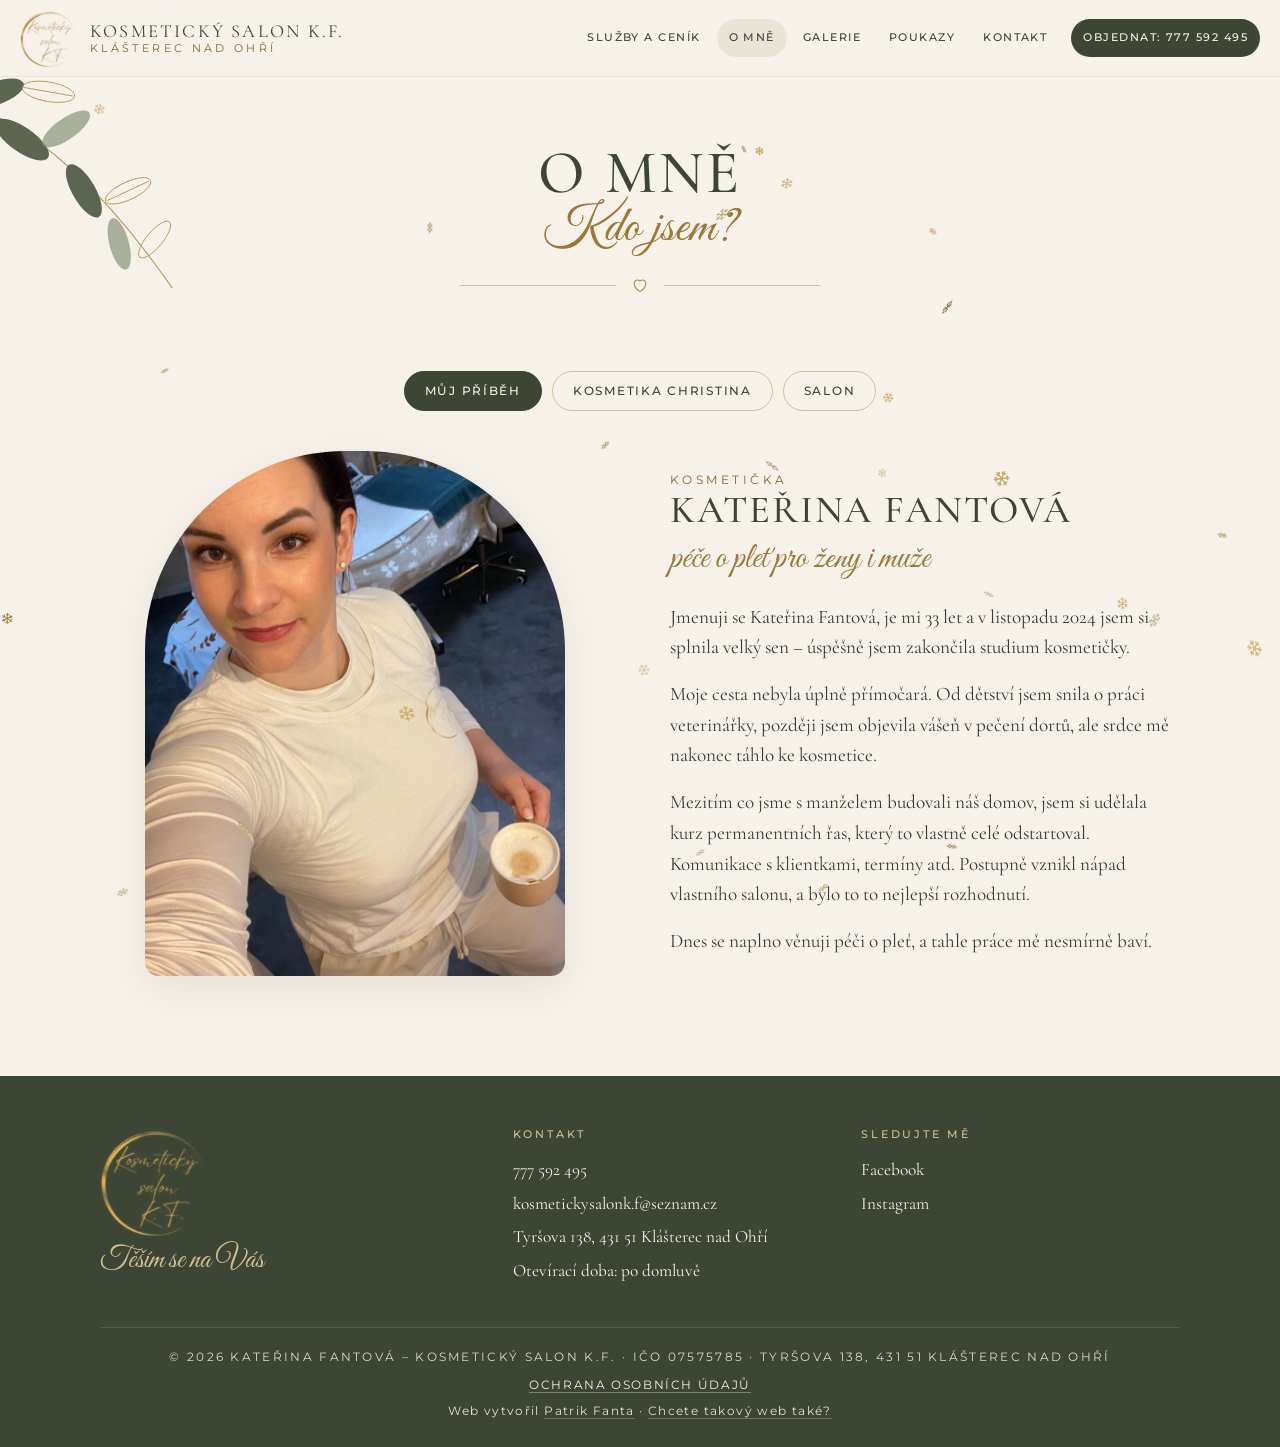
<file: o-mne.html>
<!DOCTYPE html>
<html lang="cs">
<head>
<meta charset="UTF-8">
<meta name="viewport" content="width=device-width, initial-scale=1">
<title>O mně – Kosmetický salon K.F.</title>
<meta name="description" content="Jmenuji se Kateřina Fantová a v Klášterci nad Ohří provozuji kosmetický salon K.F. Pracuji s izraelskou dermokosmetikou CHRISTINA.">
<link rel="canonical" href="https://salon-kf.cz/o-mne.html">
<meta property="og:type" content="website">
<meta property="og:locale" content="cs_CZ">
<meta property="og:site_name" content="Kosmetický salon K.F.">
<meta property="og:title" content="O mně – Kosmetický salon K.F.">
<meta property="og:description" content="Jmenuji se Kateřina Fantová a v Klášterci nad Ohří provozuji kosmetický salon K.F. Pracuji s izraelskou dermokosmetikou CHRISTINA.">
<meta property="og:url" content="https://salon-kf.cz/o-mne.html">
<meta property="og:image" content="https://salon-kf.cz/img/og-nahled.jpg">
<meta property="og:image:width" content="1200">
<meta property="og:image:height" content="630">
<meta property="og:image:alt" content="Kosmetický salon K.F. – Klášterec nad Ohří">
<meta name="twitter:card" content="summary_large_image">
<meta name="twitter:title" content="O mně – Kosmetický salon K.F.">
<meta name="twitter:description" content="Jmenuji se Kateřina Fantová a v Klášterci nad Ohří provozuji kosmetický salon K.F. Pracuji s izraelskou dermokosmetikou CHRISTINA.">
<meta name="twitter:image" content="https://salon-kf.cz/img/og-nahled.jpg">
<link rel="icon" href="img/logo.png">
<link rel="stylesheet" href="css/fonts.css?v=20261113b">
<link rel="stylesheet" href="css/style.css?v=20261124">
</head>
<body>

<header class="site-header">
  <div class="wrap">
    <a class="brand" href="index.html"><img src="img/logo.png" alt="Logo Kosmetický salon K.F."><span>Kosmetický salon K.F.<small>Klášterec nad Ohří</small></span></a>
    <button class="menu-toggle" aria-label="Otevřít menu" aria-expanded="false" aria-controls="menu"><span></span></button>
    <nav class="main-nav" id="menu">
      <ul>
        <li><a href="sluzby.html">Služby a ceník</a></li>
        <li><a href="o-mne.html">O mně</a></li>
        <li><a href="galerie.html">Galerie</a></li>
        <li><a href="poukazy.html">Poukazy</a></li>
        <li><a href="kontakt.html">Kontakt</a></li>
        <li><a href="tel:+420777592495" class="nav-cta">Objednat: 777 592 495</a></li>
      </ul>
    </nav>
  </div>
</header>

<main>

  <section class="page-head">
    <img class="leaf leaf-l" src="img/branch.svg" alt="">
    <div class="wrap">
      <h1>O mně</h1>
      <p class="script">Kdo jsem?</p>
      <div class="divider"><svg viewBox="0 0 24 24"><path d="M12 20s-7-4.6-7-10a4 4 0 0 1 7-2.6A4 4 0 0 1 19 10c0 5.4-7 10-7 10z" fill="none" stroke="#b08d48" stroke-width="1.3"/></svg></div>
    </div>
  </section>

  <section style="padding-top:0">
    <div class="wrap">
      <div class="tabs" data-tabs role="tablist">
        <button class="tab" data-tab="kdo-jsem" role="tab">Můj příběh</button>
        <button class="tab" data-tab="kosmetika" role="tab">Kosmetika CHRISTINA</button>
        <button class="tab" data-tab="salon" role="tab">Salon</button>
      </div>

      <div class="panel" data-panel="kdo-jsem">
        <div class="split">
          <img class="round" src="img/katerina-portret.jpg" alt="Kateřina Fantová">
          <div class="prose">
            <p class="kicker">Kosmetička</p>
            <h2>Kateřina Fantová</h2>
            <span class="script">péče o pleť pro ženy i muže</span>
            <p>Jmenuji se Kateřina Fantová, je mi 33 let a v listopadu 2024 jsem si splnila velký sen – úspěšně jsem zakončila studium kosmetičky.</p>
            <p>Moje cesta nebyla úplně přímočará. Od dětství jsem snila o práci veterinářky, později jsem objevila vášeň v pečení dortů, ale srdce mě nakonec táhlo ke kosmetice.</p>
            <p>Mezitím co jsme s manželem budovali náš domov, jsem si udělala kurz permanentních řas, který to vlastně celé odstartoval. Komunikace s klientkami, termíny atd. Postupně vznikl nápad vlastního salonu, a bylo to to nejlepší rozhodnutí.</p>
            <p>Dnes se naplno věnuji péči o pleť, a tahle práce mě nesmírně baví.</p>
          </div>
        </div>
      </div>

      <div class="panel" data-panel="kosmetika">
        <div class="brand-box">
          <div class="prose">
            <h2>S jakou kosmetikou pracuji?</h2>
            <p>Pro svůj salon jsem si vybrala kosmetiku CHRISTINA. Dermokosmetika CHRISTINA je izraelská korektivní kosmetika, která řeší různé estetické problémy pleti jako je akné, post-akné, suchá a mastná seborea, cévní defekty, hyperpigmentace, podrážděná a citlivá pleť, předčasné stárnutí pleti, vrásky.</p>
            <p>CHRISTINA kosmetika má 11 profesionálních řad a přes 200 přípravků pro domácí péči.</p>
            <p>Postupně se školím a přikupuji řady, které právě tato kosmetika nabízí. Měla jsem možnost si vyzkoušet i jiné druhy kosmetiky, ale k srdci mi přirostla právě CHRISTINA. Navíc má opravdu viditelné výsledky a to je přesně to, co pro své klienty chci. Prostě to funguje.</p>
          </div>
          <img src="img/galerie/kosmetika-49.jpg" alt="Řady kosmetiky CHRISTINA v salonu: Biophyto, Forever Young, Line Repair" loading="lazy">
        </div>
      </div>

      <div class="panel" data-panel="salon">
        <img class="salon-main" src="img/salon-hlavni.jpg" alt="Kosmetický salon K.F. – lůžko, odpočinková část a regály s kosmetikou CHRISTINA">
        <div class="photos-2">
          <img src="img/salon-mistnost.jpg" alt="Interiér salonu K.F." loading="lazy">
          <img src="img/salon-luzko.jpg" alt="Kosmetické lůžko" loading="lazy">
        </div>
        <p class="quote">26. 6. 2026 jsme oslavili první rok salonu</p>
        <div class="btn-row">
          <a class="btn btn-ghost" href="kontakt.html">Kde salon najdete</a>
          <a class="btn" href="tel:+420777592495">Objednat se: 777 592 495</a>
        </div>
      </div>
    </div>
  </section>
</main>

<footer class="site-footer">
  <div class="wrap">
    <div class="foot-grid">
      <div><img src="img/logo.png" alt=""><p class="script">Těším se na Vás</p></div>
      <div>
        <h4>Kontakt</h4>
        <ul>
          <li><a href="tel:+420777592495">777 592 495</a></li>
          <li><a href="mailto:kosmetickysalonk.f@seznam.cz">kosmetickysalonk.f@seznam.cz</a></li>
          <li>Tyršova 138, 431 51 Klášterec nad Ohří</li>
          <li>Otevírací doba: po domluvě</li>
        </ul>
      </div>
      <div>
        <h4>Sledujte mě</h4>
        <ul>
          <li><a href="https://www.facebook.com/profile.php?id=61566486722853" target="_blank" rel="noopener">Facebook</a></li>
          <li><a href="https://www.instagram.com/kosmeticky_salon_k.f/" target="_blank" rel="noopener">Instagram</a></li>
        </ul>
      </div>
    </div>
    <p class="copy">© <span data-year>2026</span> Kateřina Fantová – Kosmetický salon K.F. · IČO 07575785 · Tyršova 138, 431 51 Klášterec nad Ohří</p>
    <p class="legal-links"><a href="ochrana-osobnich-udaju.html">Ochrana osobních údajů</a></p>
    <p class="credit">Web vytvořil <a href="https://patrikfanta.cz/?ref=salon-kf" target="_blank" rel="noopener">Patrik Fanta</a> · <a href="https://patrikfanta.cz/?ref=salon-kf" target="_blank" rel="noopener">Chcete takový web také?</a></p>
  </div>
</footer>

<script src="js/main.js?v=20261113b"></script>
<script src="js/vlocky.js?v=20261113b" defer></script>
<script data-goatcounter="https://salon-kf.stat.patrikfanta.cz/count" async src="https://salon-kf.stat.patrikfanta.cz/count.js"></script>
</body>
</html>
</file>
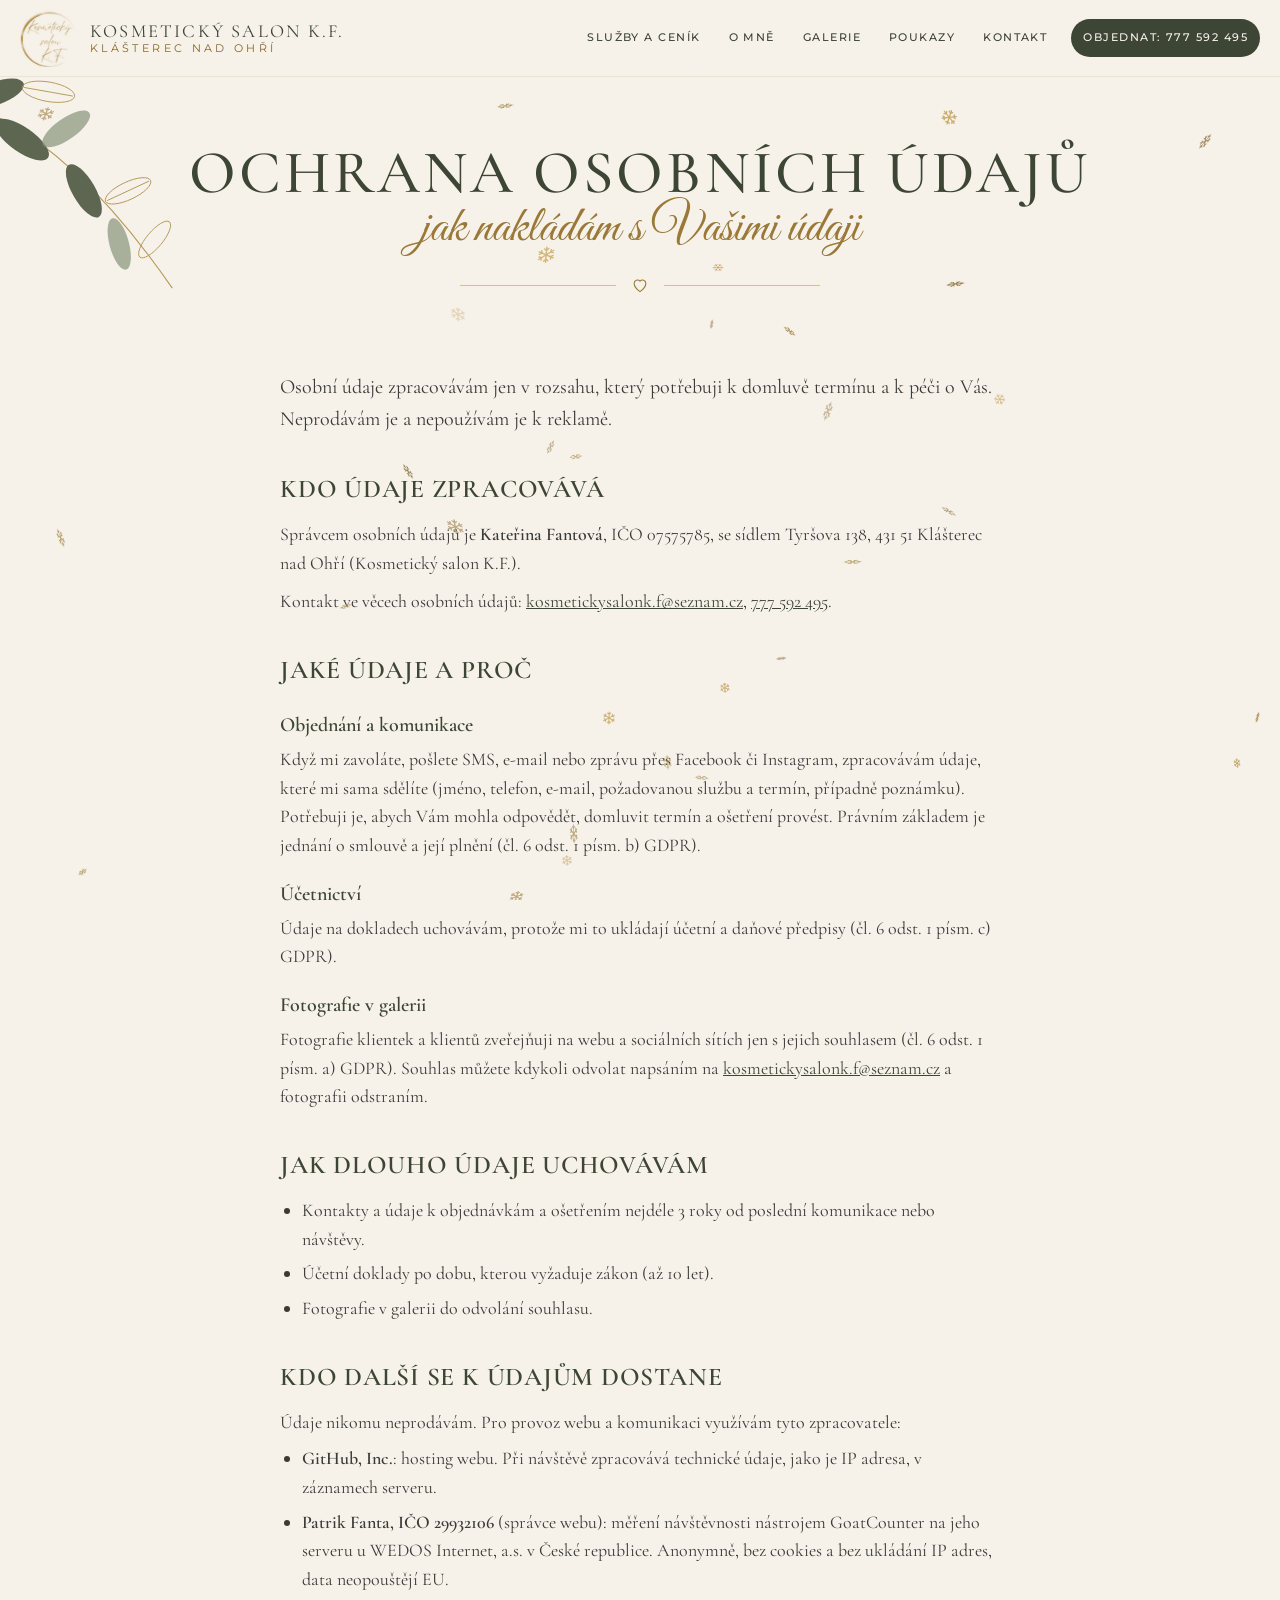
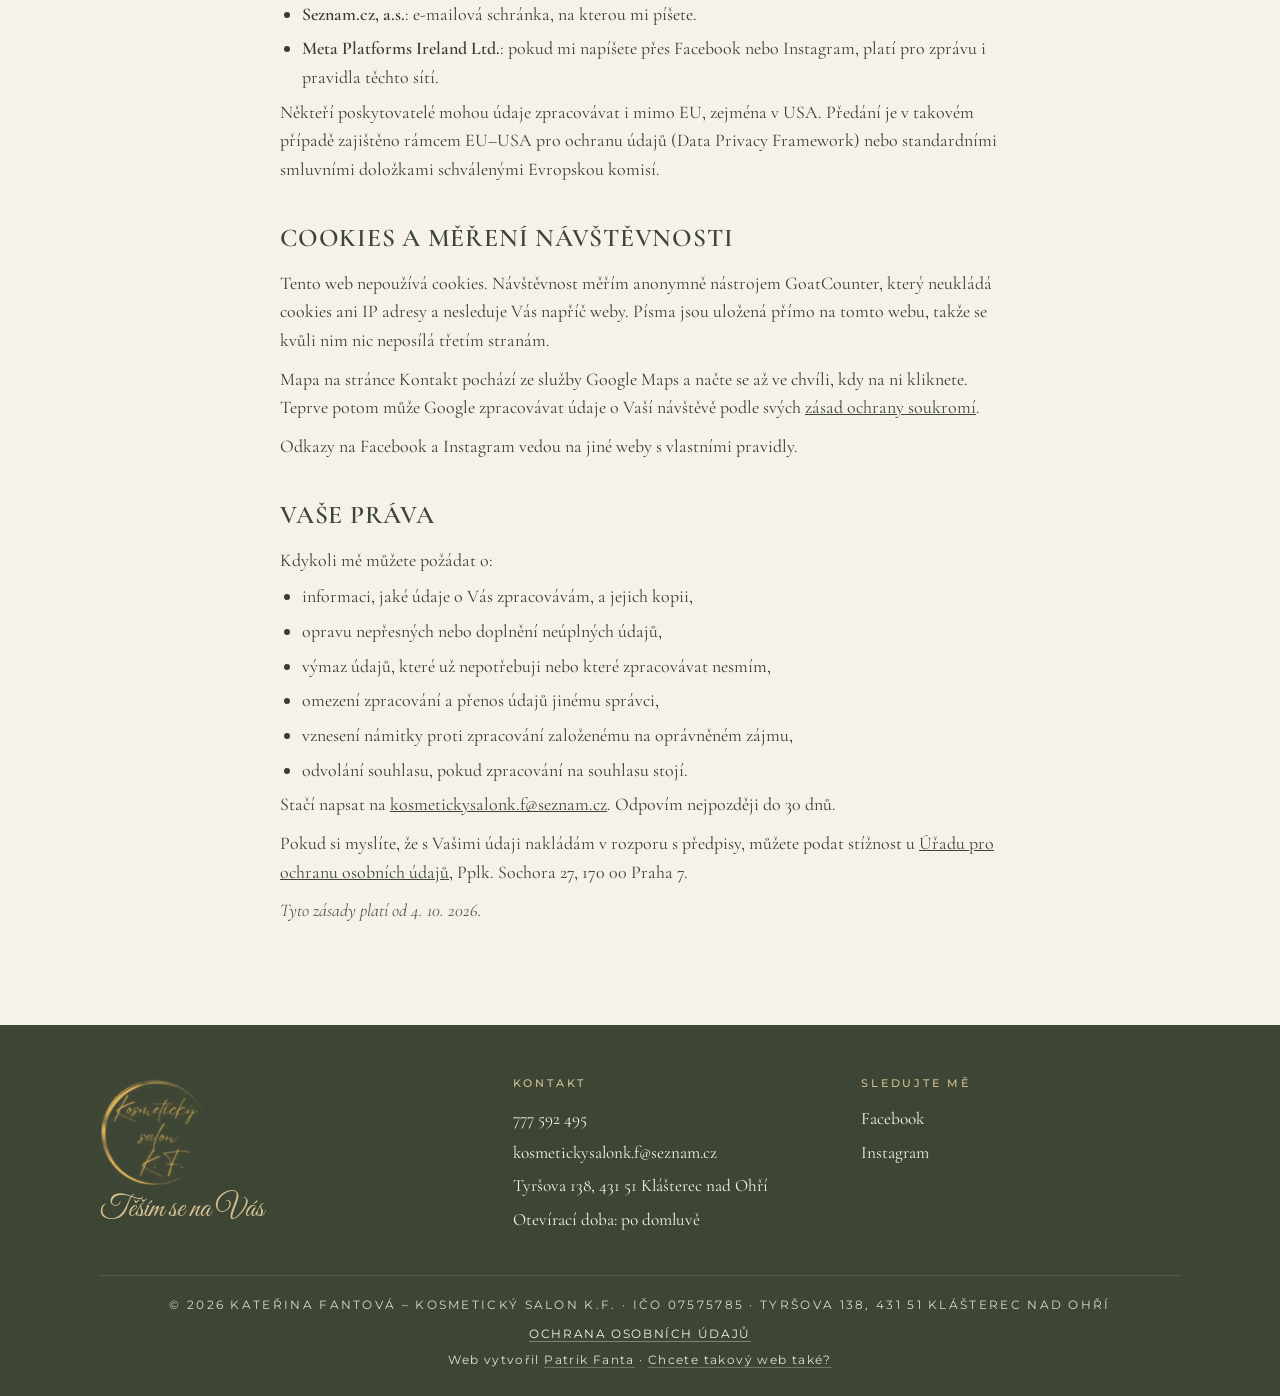
<file: ochrana-osobnich-udaju.html>
<!DOCTYPE html>
<html lang="cs">
<head>
<meta charset="UTF-8">
<meta name="viewport" content="width=device-width, initial-scale=1">
<title>Ochrana osobních údajů – Kosmetický salon K.F.</title>
<meta name="description" content="Jak Kosmetický salon K.F. (Kateřina Fantová) zpracovává osobní údaje, cookies a měření návštěvnosti.">
<link rel="canonical" href="https://salon-kf.cz/ochrana-osobnich-udaju.html">
<meta property="og:type" content="website">
<meta property="og:locale" content="cs_CZ">
<meta property="og:site_name" content="Kosmetický salon K.F.">
<meta property="og:title" content="Ochrana osobních údajů – Kosmetický salon K.F.">
<meta property="og:description" content="Jak Kosmetický salon K.F. (Kateřina Fantová) zpracovává osobní údaje, cookies a měření návštěvnosti.">
<meta property="og:url" content="https://salon-kf.cz/ochrana-osobnich-udaju.html">
<meta property="og:image" content="https://salon-kf.cz/img/og-nahled.jpg">
<meta property="og:image:width" content="1200">
<meta property="og:image:height" content="630">
<meta property="og:image:alt" content="Kosmetický salon K.F. – Klášterec nad Ohří">
<meta name="twitter:card" content="summary_large_image">
<meta name="twitter:title" content="Ochrana osobních údajů – Kosmetický salon K.F.">
<meta name="twitter:description" content="Jak Kosmetický salon K.F. (Kateřina Fantová) zpracovává osobní údaje, cookies a měření návštěvnosti.">
<meta name="twitter:image" content="https://salon-kf.cz/img/og-nahled.jpg">
<link rel="icon" href="img/logo.png">
<link rel="stylesheet" href="css/fonts.css?v=20261113b">
<link rel="stylesheet" href="css/style.css?v=20261124">
</head>
<body>

<header class="site-header">
  <div class="wrap">
    <a class="brand" href="index.html"><img src="img/logo.png" alt="Logo Kosmetický salon K.F."><span>Kosmetický salon K.F.<small>Klášterec nad Ohří</small></span></a>
    <button class="menu-toggle" aria-label="Otevřít menu" aria-expanded="false" aria-controls="menu"><span></span></button>
    <nav class="main-nav" id="menu">
      <ul>
        <li><a href="sluzby.html">Služby a ceník</a></li>
        <li><a href="o-mne.html">O mně</a></li>
        <li><a href="galerie.html">Galerie</a></li>
        <li><a href="poukazy.html">Poukazy</a></li>
        <li><a href="kontakt.html">Kontakt</a></li>
        <li><a href="tel:+420777592495" class="nav-cta">Objednat: 777 592 495</a></li>
      </ul>
    </nav>
  </div>
</header>

<main>
  <section class="page-head">
    <img class="leaf leaf-l" src="img/branch.svg" alt="">
    <div class="wrap">
      <h1>Ochrana osobních údajů</h1>
      <p class="script">jak nakládám s Vašimi údaji</p>
      <div class="divider"><svg viewBox="0 0 24 24"><path d="M12 20s-7-4.6-7-10a4 4 0 0 1 7-2.6A4 4 0 0 1 19 10c0 5.4-7 10-7 10z" fill="none" stroke="#9a7838" stroke-width="1.3"/></svg></div>
    </div>
  </section>

  <section class="legal" style="padding-top:0">
    <div class="wrap narrow">
      <p class="legal-lead">Osobní údaje zpracovávám jen v rozsahu, který potřebuji k domluvě termínu a k péči o Vás. Neprodávám je a nepoužívám je k reklamě.</p>

      <h2>Kdo údaje zpracovává</h2>
      <p>Správcem osobních údajů je <strong>Kateřina Fantová</strong>, IČO 07575785, se sídlem Tyršova 138, 431 51 Klášterec nad Ohří (Kosmetický salon K.F.).</p>
      <p>Kontakt ve věcech osobních údajů: <a href="mailto:kosmetickysalonk.f@seznam.cz">kosmetickysalonk.f@seznam.cz</a>, <a href="tel:+420777592495">777 592 495</a>.</p>

      <h2>Jaké údaje a proč</h2>
      <h3>Objednání a komunikace</h3>
      <p>Když mi zavoláte, pošlete SMS, e-mail nebo zprávu přes Facebook či Instagram, zpracovávám údaje, které mi sama sdělíte (jméno, telefon, e-mail, požadovanou službu a termín, případně poznámku). Potřebuji je, abych Vám mohla odpovědět, domluvit termín a ošetření provést. Právním základem je jednání o smlouvě a její plnění (čl. 6 odst. 1 písm. b) GDPR).</p>
      <h3>Účetnictví</h3>
      <p>Údaje na dokladech uchovávám, protože mi to ukládají účetní a daňové předpisy (čl. 6 odst. 1 písm. c) GDPR).</p>
      <h3>Fotografie v galerii</h3>
      <p>Fotografie klientek a klientů zveřejňuji na webu a sociálních sítích jen s jejich souhlasem (čl. 6 odst. 1 písm. a) GDPR). Souhlas můžete kdykoli odvolat napsáním na <a href="mailto:kosmetickysalonk.f@seznam.cz">kosmetickysalonk.f@seznam.cz</a> a fotografii odstraním.</p>

      <h2>Jak dlouho údaje uchovávám</h2>
      <ul>
        <li>Kontakty a údaje k objednávkám a ošetřením nejdéle 3 roky od poslední komunikace nebo návštěvy.</li>
        <li>Účetní doklady po dobu, kterou vyžaduje zákon (až 10 let).</li>
        <li>Fotografie v galerii do odvolání souhlasu.</li>
      </ul>

      <h2>Kdo další se k údajům dostane</h2>
      <p>Údaje nikomu neprodávám. Pro provoz webu a komunikaci využívám tyto zpracovatele:</p>
      <ul>
        <li><strong>GitHub, Inc.</strong>: hosting webu. Při návštěvě zpracovává technické údaje, jako je IP adresa, v záznamech serveru.</li>
        <li><strong>Patrik Fanta, IČO 29932106</strong> (správce webu): měření návštěvnosti nástrojem GoatCounter na jeho serveru u WEDOS Internet, a.s. v České republice. Anonymně, bez cookies a bez ukládání IP adres, data neopouštějí EU.</li>
        <li><strong>Seznam.cz, a.s.</strong>: e-mailová schránka, na kterou mi píšete.</li>
        <li><strong>Meta Platforms Ireland Ltd.</strong>: pokud mi napíšete přes Facebook nebo Instagram, platí pro zprávu i pravidla těchto sítí.</li>
      </ul>
      <p>Někteří poskytovatelé mohou údaje zpracovávat i mimo EU, zejména v USA. Předání je v takovém případě zajištěno rámcem EU–USA pro ochranu údajů (Data Privacy Framework) nebo standardními smluvními doložkami schválenými Evropskou komisí.</p>

      <h2>Cookies a měření návštěvnosti</h2>
      <p>Tento web nepoužívá cookies. Návštěvnost měřím anonymně nástrojem GoatCounter, který neukládá cookies ani IP adresy a nesleduje Vás napříč weby. Písma jsou uložená přímo na tomto webu, takže se kvůli nim nic neposílá třetím stranám.</p>
      <p>Mapa na stránce Kontakt pochází ze služby Google Maps a načte se až ve chvíli, kdy na ni kliknete. Teprve potom může Google zpracovávat údaje o Vaší návštěvě podle svých <a href="https://policies.google.com/privacy?hl=cs" target="_blank" rel="noopener">zásad ochrany soukromí</a>.</p>
      <p>Odkazy na Facebook a Instagram vedou na jiné weby s vlastními pravidly.</p>

      <h2>Vaše práva</h2>
      <p>Kdykoli mě můžete požádat o:</p>
      <ul>
        <li>informaci, jaké údaje o Vás zpracovávám, a jejich kopii,</li>
        <li>opravu nepřesných nebo doplnění neúplných údajů,</li>
        <li>výmaz údajů, které už nepotřebuji nebo které zpracovávat nesmím,</li>
        <li>omezení zpracování a přenos údajů jinému správci,</li>
        <li>vznesení námitky proti zpracování založenému na oprávněném zájmu,</li>
        <li>odvolání souhlasu, pokud zpracování na souhlasu stojí.</li>
      </ul>
      <p>Stačí napsat na <a href="mailto:kosmetickysalonk.f@seznam.cz">kosmetickysalonk.f@seznam.cz</a>. Odpovím nejpozději do 30 dnů.</p>
      <p>Pokud si myslíte, že s Vašimi údaji nakládám v rozporu s předpisy, můžete podat stížnost u <a href="https://uoou.gov.cz" target="_blank" rel="noopener">Úřadu pro ochranu osobních údajů</a>, Pplk. Sochora 27, 170 00 Praha 7.</p>

      <p class="legal-date">Tyto zásady platí od 4. 10. 2026.</p>
    </div>
  </section>
</main>

<footer class="site-footer">
  <div class="wrap">
    <div class="foot-grid">
      <div><img src="img/logo.png" alt=""><p class="script">Těším se na Vás</p></div>
      <div>
        <h4>Kontakt</h4>
        <ul>
          <li><a href="tel:+420777592495">777 592 495</a></li>
          <li><a href="mailto:kosmetickysalonk.f@seznam.cz">kosmetickysalonk.f@seznam.cz</a></li>
          <li>Tyršova 138, 431 51 Klášterec nad Ohří</li>
          <li>Otevírací doba: po domluvě</li>
        </ul>
      </div>
      <div>
        <h4>Sledujte mě</h4>
        <ul>
          <li><a href="https://www.facebook.com/profile.php?id=61566486722853" target="_blank" rel="noopener">Facebook</a></li>
          <li><a href="https://www.instagram.com/kosmeticky_salon_k.f/" target="_blank" rel="noopener">Instagram</a></li>
        </ul>
      </div>
    </div>
    <p class="copy">© <span data-year>2026</span> Kateřina Fantová – Kosmetický salon K.F. · IČO 07575785 · Tyršova 138, 431 51 Klášterec nad Ohří</p>
    <p class="legal-links"><a href="ochrana-osobnich-udaju.html">Ochrana osobních údajů</a></p>
    <p class="credit">Web vytvořil <a href="https://patrikfanta.cz/?ref=salon-kf" target="_blank" rel="noopener">Patrik Fanta</a> · <a href="https://patrikfanta.cz/?ref=salon-kf" target="_blank" rel="noopener">Chcete takový web také?</a></p>
  </div>
</footer>

<script src="js/main.js?v=20261113b"></script>
<script src="js/vlocky.js?v=20261113b" defer></script>
<script data-goatcounter="https://salon-kf.stat.patrikfanta.cz/count" async src="https://salon-kf.stat.patrikfanta.cz/count.js"></script>
</body>
</html>
</file>
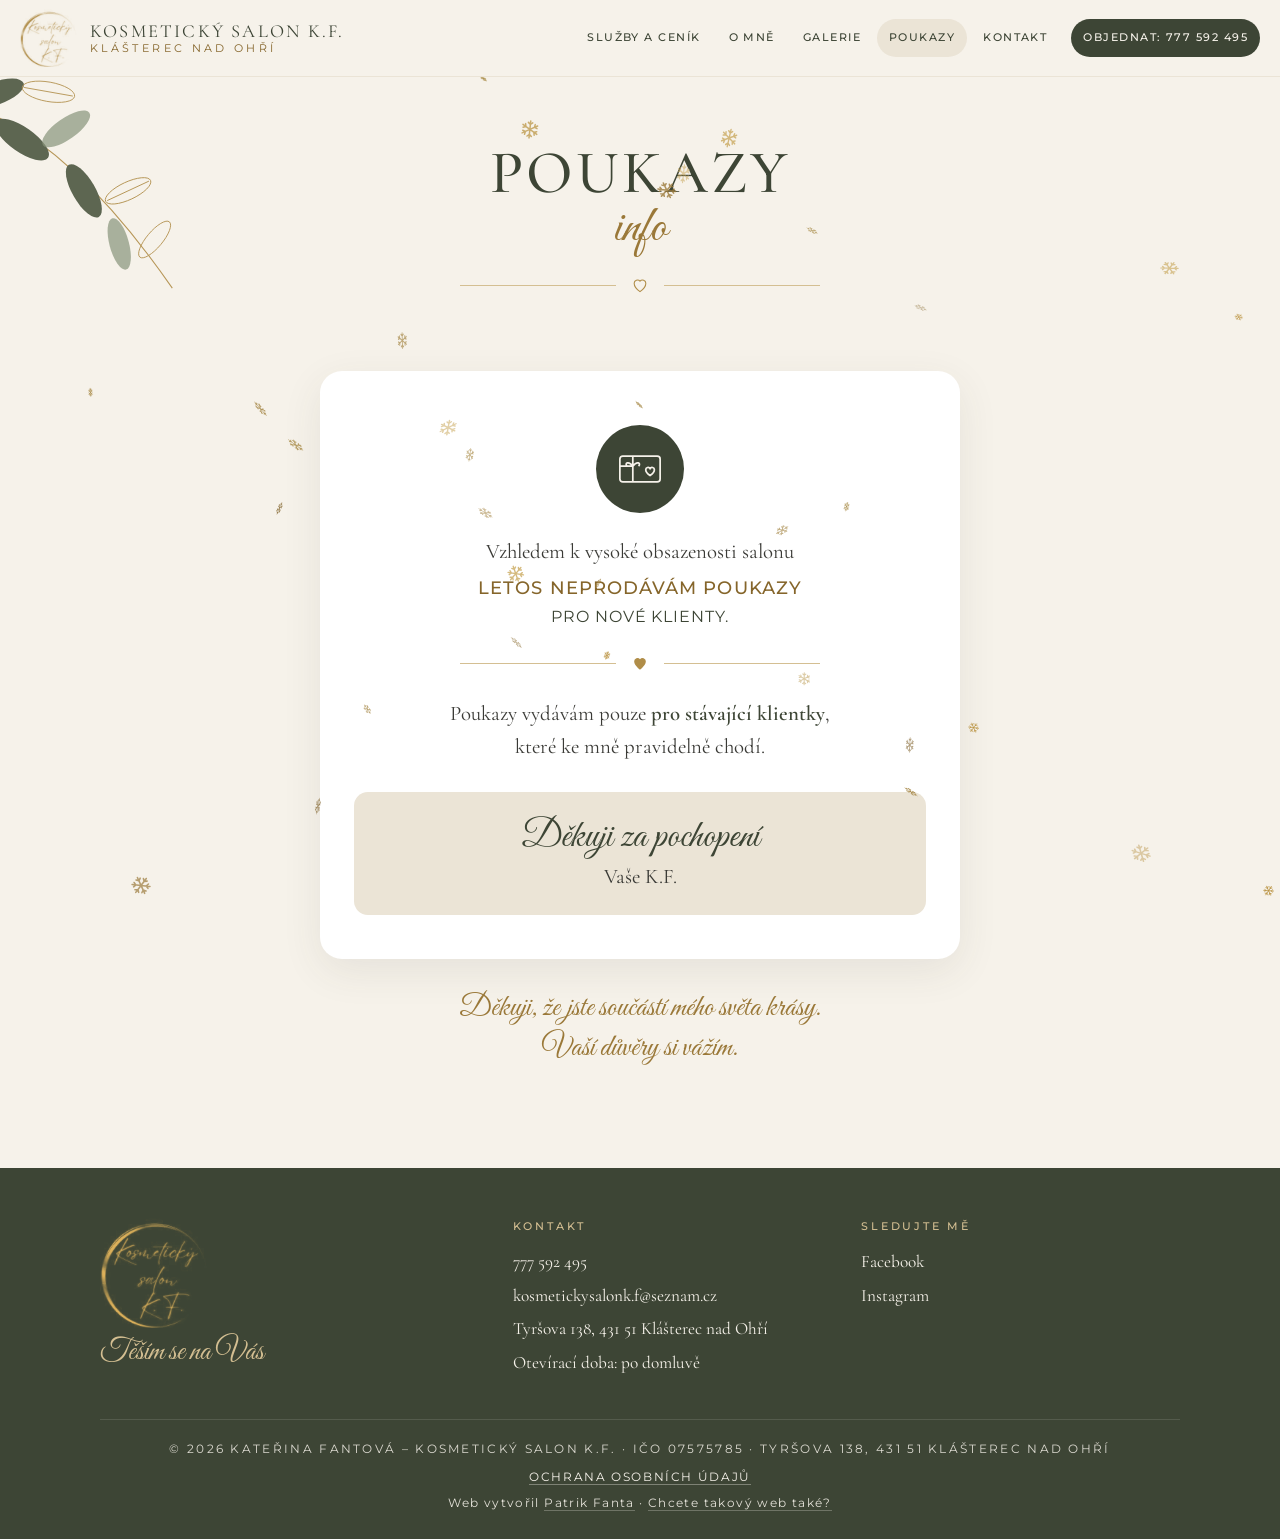
<file: poukazy.html>
<!DOCTYPE html>
<html lang="cs">
<head>
<meta charset="UTF-8">
<meta name="viewport" content="width=device-width, initial-scale=1">
<title>Poukazy – Kosmetický salon K.F.</title>
<meta name="description" content="Informace o dárkových poukazech do kosmetického salonu K.F.">
<link rel="canonical" href="https://salon-kf.cz/poukazy.html">
<meta property="og:type" content="website">
<meta property="og:locale" content="cs_CZ">
<meta property="og:site_name" content="Kosmetický salon K.F.">
<meta property="og:title" content="Poukazy – Kosmetický salon K.F.">
<meta property="og:description" content="Informace o dárkových poukazech do kosmetického salonu K.F.">
<meta property="og:url" content="https://salon-kf.cz/poukazy.html">
<meta property="og:image" content="https://salon-kf.cz/img/og-nahled.jpg">
<meta property="og:image:width" content="1200">
<meta property="og:image:height" content="630">
<meta property="og:image:alt" content="Kosmetický salon K.F. – Klášterec nad Ohří">
<meta name="twitter:card" content="summary_large_image">
<meta name="twitter:title" content="Poukazy – Kosmetický salon K.F.">
<meta name="twitter:description" content="Informace o dárkových poukazech do kosmetického salonu K.F.">
<meta name="twitter:image" content="https://salon-kf.cz/img/og-nahled.jpg">
<link rel="icon" href="img/logo.png">
<link rel="stylesheet" href="css/fonts.css?v=20261113b">
<link rel="stylesheet" href="css/style.css?v=20261124">
</head>
<body>

<header class="site-header">
  <div class="wrap">
    <a class="brand" href="index.html"><img src="img/logo.png" alt="Logo Kosmetický salon K.F."><span>Kosmetický salon K.F.<small>Klášterec nad Ohří</small></span></a>
    <button class="menu-toggle" aria-label="Otevřít menu" aria-expanded="false" aria-controls="menu"><span></span></button>
    <nav class="main-nav" id="menu">
      <ul>
        <li><a href="sluzby.html">Služby a ceník</a></li>
        <li><a href="o-mne.html">O mně</a></li>
        <li><a href="galerie.html">Galerie</a></li>
        <li><a href="poukazy.html">Poukazy</a></li>
        <li><a href="kontakt.html">Kontakt</a></li>
        <li><a href="tel:+420777592495" class="nav-cta">Objednat: 777 592 495</a></li>
      </ul>
    </nav>
  </div>
</header>

<main>

  <section class="page-head">
    <img class="leaf leaf-l" src="img/branch.svg" alt="">
    <div class="wrap">
      <h1>Poukazy</h1>
      <p class="script">info</p>
      <div class="divider"><svg viewBox="0 0 24 24"><path d="M12 20s-7-4.6-7-10a4 4 0 0 1 7-2.6A4 4 0 0 1 19 10c0 5.4-7 10-7 10z" fill="none" stroke="#b08d48" stroke-width="1.3"/></svg></div>
    </div>
  </section>

  <section style="padding-top:0">
    <div class="wrap">
      <div class="voucher">
        <div class="icon-circle">
          <svg viewBox="0 0 32 24" fill="none" stroke="#f6f2ea" stroke-width="1.2"><rect x="2" y="3" width="28" height="18" rx="2"/><path d="M11 3v18M2 10h9M11 10c-3-4-6-2-4 0M11 10c3-4 6-2 4 0"/><path d="M23 16.5s-3-1.9-3-4a1.6 1.6 0 0 1 3-.8 1.6 1.6 0 0 1 3 .8c0 2.1-3 4-3 4z"/></svg>
        </div>
        <p>Vzhledem k vysoké obsazenosti salonu</p>
        <p class="hl">letos neprodávám poukazy</p>
        <p class="up">pro nové klienty.</p>
        <div class="divider" style="margin:24px auto"><svg viewBox="0 0 24 24"><path d="M12 20s-7-4.6-7-10a4 4 0 0 1 7-2.6A4 4 0 0 1 19 10c0 5.4-7 10-7 10z" fill="#b08d48"/></svg></div>
        <p>Poukazy vydávám pouze <strong>pro stávající klientky</strong>,<br>které ke mně pravidelně chodí.</p>
        <div class="thanks">
          <span class="script">Děkuji za pochopení</span>
          <p>Vaše K.F.</p>
        </div>
      </div>
      <p class="quote" style="font-size:1.9rem">Děkuji, že jste součástí mého světa krásy.<br>Vaší důvěry si vážím.</p>
    </div>
  </section>
</main>

<footer class="site-footer">
  <div class="wrap">
    <div class="foot-grid">
      <div><img src="img/logo.png" alt=""><p class="script">Těším se na Vás</p></div>
      <div>
        <h4>Kontakt</h4>
        <ul>
          <li><a href="tel:+420777592495">777 592 495</a></li>
          <li><a href="mailto:kosmetickysalonk.f@seznam.cz">kosmetickysalonk.f@seznam.cz</a></li>
          <li>Tyršova 138, 431 51 Klášterec nad Ohří</li>
          <li>Otevírací doba: po domluvě</li>
        </ul>
      </div>
      <div>
        <h4>Sledujte mě</h4>
        <ul>
          <li><a href="https://www.facebook.com/profile.php?id=61566486722853" target="_blank" rel="noopener">Facebook</a></li>
          <li><a href="https://www.instagram.com/kosmeticky_salon_k.f/" target="_blank" rel="noopener">Instagram</a></li>
        </ul>
      </div>
    </div>
    <p class="copy">© <span data-year>2026</span> Kateřina Fantová – Kosmetický salon K.F. · IČO 07575785 · Tyršova 138, 431 51 Klášterec nad Ohří</p>
    <p class="legal-links"><a href="ochrana-osobnich-udaju.html">Ochrana osobních údajů</a></p>
    <p class="credit">Web vytvořil <a href="https://patrikfanta.cz/?ref=salon-kf" target="_blank" rel="noopener">Patrik Fanta</a> · <a href="https://patrikfanta.cz/?ref=salon-kf" target="_blank" rel="noopener">Chcete takový web také?</a></p>
  </div>
</footer>

<script src="js/main.js?v=20261113b"></script>
<script src="js/vlocky.js?v=20261113b" defer></script>
<script data-goatcounter="https://salon-kf.stat.patrikfanta.cz/count" async src="https://salon-kf.stat.patrikfanta.cz/count.js"></script>
</body>
</html>
</file>
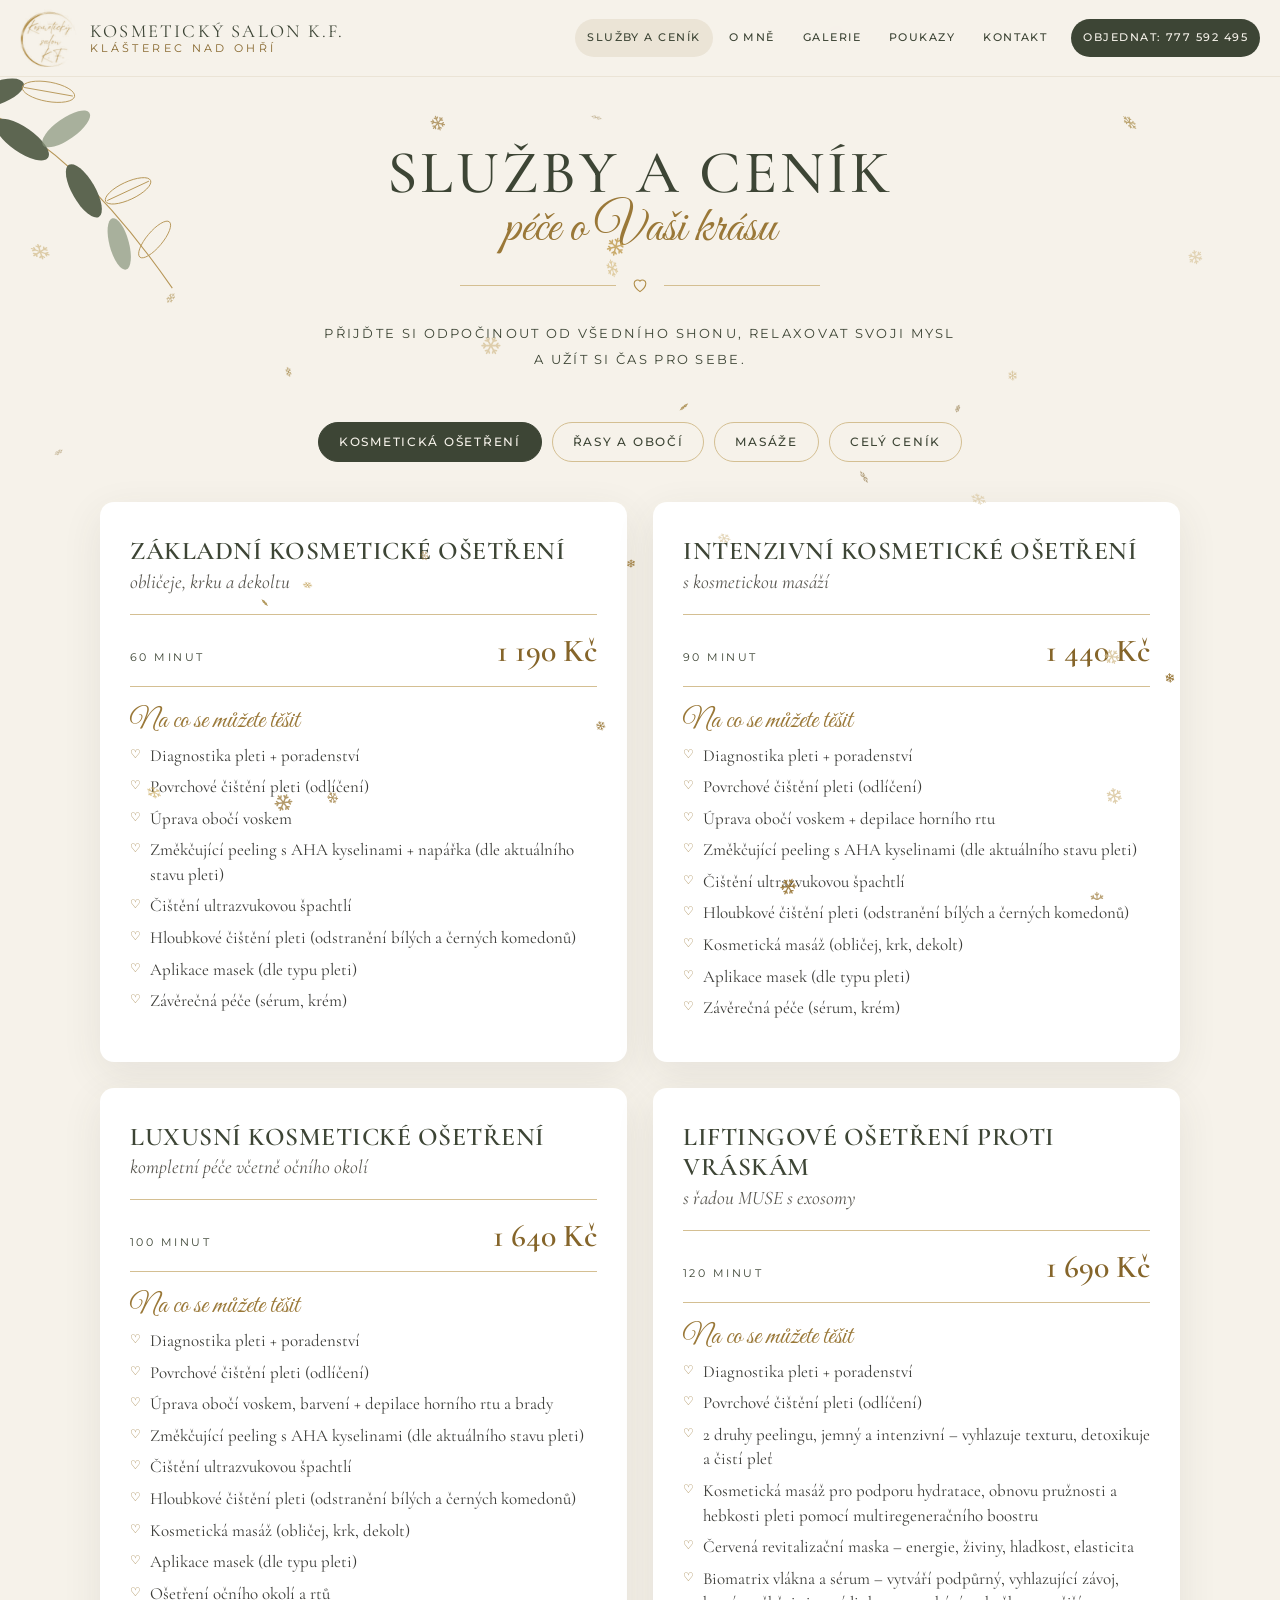
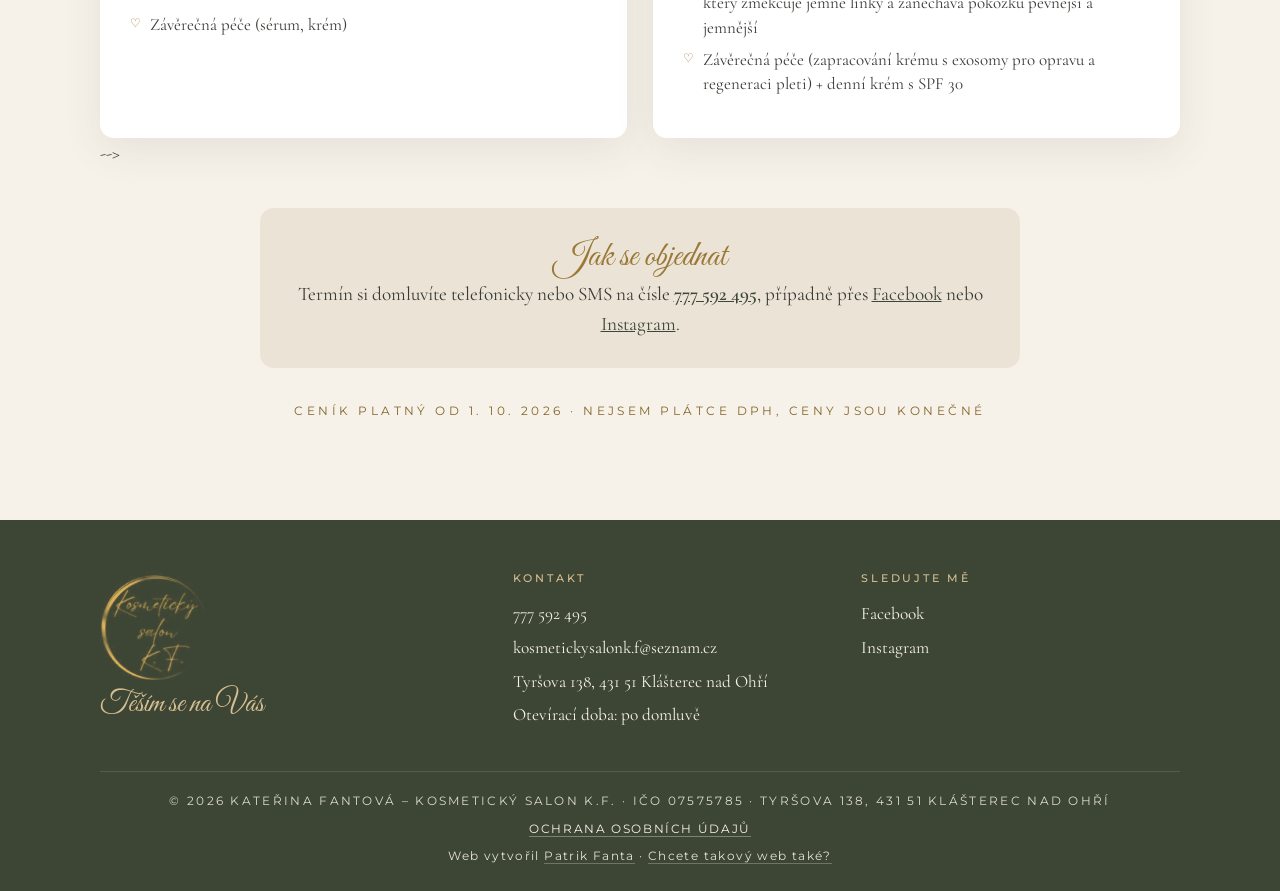
<file: sluzby.html>
<!DOCTYPE html>
<html lang="cs">
<head>
<meta charset="UTF-8">
<meta name="viewport" content="width=device-width, initial-scale=1">
<title>Služby a ceník – Kosmetický salon K.F.</title>
<meta name="description" content="Ceník kosmetických ošetření, lash liftingu, laminace obočí, masáží a maderoterapie v salonu K.F. v Klášterci nad Ohří. Platný od 1. 10. 2026.">
<link rel="canonical" href="https://salon-kf.cz/sluzby.html">
<meta property="og:type" content="website">
<meta property="og:locale" content="cs_CZ">
<meta property="og:site_name" content="Kosmetický salon K.F.">
<meta property="og:title" content="Služby a ceník – Kosmetický salon K.F.">
<meta property="og:description" content="Ceník kosmetických ošetření, lash liftingu, laminace obočí, masáží a maderoterapie v salonu K.F. v Klášterci nad Ohří. Platný od 1. 10. 2026.">
<meta property="og:url" content="https://salon-kf.cz/sluzby.html">
<meta property="og:image" content="https://salon-kf.cz/img/og-nahled.jpg">
<meta property="og:image:width" content="1200">
<meta property="og:image:height" content="630">
<meta property="og:image:alt" content="Kosmetický salon K.F. – Klášterec nad Ohří">
<meta name="twitter:card" content="summary_large_image">
<meta name="twitter:title" content="Služby a ceník – Kosmetický salon K.F.">
<meta name="twitter:description" content="Ceník kosmetických ošetření, lash liftingu, laminace obočí, masáží a maderoterapie v salonu K.F. v Klášterci nad Ohří. Platný od 1. 10. 2026.">
<meta name="twitter:image" content="https://salon-kf.cz/img/og-nahled.jpg">
<link rel="icon" href="img/logo.png">
<link rel="stylesheet" href="css/fonts.css?v=20261113b">
<link rel="stylesheet" href="css/style.css?v=20261124">
</head>
<body>

<header class="site-header">
  <div class="wrap">
    <a class="brand" href="index.html"><img src="img/logo.png" alt="Logo Kosmetický salon K.F."><span>Kosmetický salon K.F.<small>Klášterec nad Ohří</small></span></a>
    <button class="menu-toggle" aria-label="Otevřít menu" aria-expanded="false" aria-controls="menu"><span></span></button>
    <nav class="main-nav" id="menu">
      <ul>
        <li><a href="sluzby.html">Služby a ceník</a></li>
        <li><a href="o-mne.html">O mně</a></li>
        <li><a href="galerie.html">Galerie</a></li>
        <li><a href="poukazy.html">Poukazy</a></li>
        <li><a href="kontakt.html">Kontakt</a></li>
        <li><a href="tel:+420777592495" class="nav-cta">Objednat: 777 592 495</a></li>
      </ul>
    </nav>
  </div>
</header>

<main>

  <section class="page-head">
    <img class="leaf leaf-l" src="img/branch.svg" alt="">
    <div class="wrap">
      <h1>Služby a ceník</h1>
      <p class="script">péče o Vaši krásu</p>
      <div class="divider"><svg viewBox="0 0 24 24"><path d="M12 20s-7-4.6-7-10a4 4 0 0 1 7-2.6A4 4 0 0 1 19 10c0 5.4-7 10-7 10z" fill="none" stroke="#b08d48" stroke-width="1.3"/></svg></div>
      <p class="lead">Přijďte si odpočinout od všedního shonu, relaxovat svoji mysl a užít si čas pro sebe.</p>
    </div>
  </section>

  <section style="padding-top:0">
    <div class="wrap">
      <div class="tabs" data-tabs role="tablist">
        <button class="tab" data-tab="osetreni" role="tab">Kosmetická ošetření</button>
        <button class="tab" data-tab="rasy-oboci" role="tab">Řasy a obočí</button>
        <!-- SKRYTO – microneedling (nové nařízení 11/2026), pro obnovení odkomentovat: <button class="tab" data-tab="microneedling" role="tab">Microneedling</button> -->
        <button class="tab" data-tab="masaze" role="tab">Masáže</button>
        <button class="tab" data-tab="prehled" role="tab">Celý ceník</button>
      </div>

      <!-- Kosmetická ošetření -->
      <div class="panel" data-panel="osetreni">
        <h2 class="sr-only">Kosmetická ošetření</h2>
        <div class="services">
          <article class="service">
            <h3>Základní kosmetické ošetření</h3>
            <p class="sub">obličeje, krku a dekoltu</p>
            <div class="price-tag"><span>60 minut</span><b>1 190 Kč</b></div>
            <p class="look">Na co se můžete těšit</p>
            <ul class="hearts">
              <li>Diagnostika pleti + poradenství</li>
              <li>Povrchové čištění pleti (odlíčení)</li>
              <li>Úprava obočí voskem</li>
              <li>Změkčující peeling s AHA kyselinami + napářka (dle aktuálního stavu pleti)</li>
              <li>Čištění ultrazvukovou špachtlí</li>
              <li>Hloubkové čištění pleti (odstranění bílých a černých komedonů)</li>
              <li>Aplikace masek (dle typu pleti)</li>
              <li>Závěrečná péče (sérum, krém)</li>
            </ul>
          </article>
          <article class="service">
            <h3>Intenzivní kosmetické ošetření</h3>
            <p class="sub">s kosmetickou masáží</p>
            <div class="price-tag"><span>90 minut</span><b>1 440 Kč</b></div>
            <p class="look">Na co se můžete těšit</p>
            <ul class="hearts">
              <li>Diagnostika pleti + poradenství</li>
              <li>Povrchové čištění pleti (odlíčení)</li>
              <li>Úprava obočí voskem + depilace horního rtu</li>
              <li>Změkčující peeling s AHA kyselinami (dle aktuálního stavu pleti)</li>
              <li>Čištění ultrazvukovou špachtlí</li>
              <li>Hloubkové čištění pleti (odstranění bílých a černých komedonů)</li>
              <li>Kosmetická masáž (obličej, krk, dekolt)</li>
              <li>Aplikace masek (dle typu pleti)</li>
              <li>Závěrečná péče (sérum, krém)</li>
            </ul>
          </article>
          <article class="service">
            <h3>Luxusní kosmetické ošetření</h3>
            <p class="sub">kompletní péče včetně očního okolí</p>
            <div class="price-tag"><span>100 minut</span><b>1 640 Kč</b></div>
            <p class="look">Na co se můžete těšit</p>
            <ul class="hearts">
              <li>Diagnostika pleti + poradenství</li>
              <li>Povrchové čištění pleti (odlíčení)</li>
              <li>Úprava obočí voskem, barvení + depilace horního rtu a brady</li>
              <li>Změkčující peeling s AHA kyselinami (dle aktuálního stavu pleti)</li>
              <li>Čištění ultrazvukovou špachtlí</li>
              <li>Hloubkové čištění pleti (odstranění bílých a černých komedonů)</li>
              <li>Kosmetická masáž (obličej, krk, dekolt)</li>
              <li>Aplikace masek (dle typu pleti)</li>
              <li>Ošetření očního okolí a rtů</li>
              <li>Závěrečná péče (sérum, krém)</li>
            </ul>
          </article>
          <article class="service">
            <h3>Liftingové ošetření proti vráskám</h3>
            <p class="sub">s řadou MUSE s exosomy</p>
            <div class="price-tag"><span>120 minut</span><b>1 690 Kč</b></div>
            <p class="look">Na co se můžete těšit</p>
            <ul class="hearts">
              <li>Diagnostika pleti + poradenství</li>
              <li>Povrchové čištění pleti (odlíčení)</li>
              <li>2 druhy peelingu, jemný a intenzivní – vyhlazuje texturu, detoxikuje a čistí pleť</li>
              <li>Kosmetická masáž pro podporu hydratace, obnovu pružnosti a hebkosti pleti pomocí multiregeneračního boostru</li>
              <li>Červená revitalizační maska – energie, živiny, hladkost, elasticita</li>
              <li>Biomatrix vlákna a sérum – vytváří podpůrný, vyhlazující závoj, který změkčuje jemné linky a zanechává pokožku pevnější a jemnější</li>
              <li>Závěrečná péče (zapracování krému s exosomy pro opravu a regeneraci pleti) + denní krém s SPF 30</li>
            </ul>
          </article>
        </div>
      </div>

      <!-- Řasy a obočí -->
      <div class="panel" data-panel="rasy-oboci">
        <h2 class="sr-only">Řasy a obočí</h2>
        <div class="price-box">
          <h3>Lash lifting <small>(včetně barvení)</small></h3>
          <p class="note">Vaše řasy budou krásně přirozeně natočené, silnější, hustší, opticky prodloužené a obarvené. Efekt vydrží 6–8 týdnů. Lash botox zároveň opravuje strukturu řas po celé jejich délce.</p>
          <div class="row"><span>Lash lifting</span><i></i><b>1 050 Kč</b></div>
        </div>
        <div class="price-box">
          <h3>Laminace obočí</h3>
          <div class="row"><span>Laminace obočí</span><i></i><b>900 Kč</b></div>
          <div class="row"><span>Barvení v rámci laminace</span><i></i><b>200 Kč</b></div>
        </div>
        <div class="price-box">
          <h3>Zvýhodněný set</h3>
          <div class="row"><span>Lash lifting a laminace obočí</span><i></i><b>1 900 Kč</b></div>
        </div>
        <div class="price-box">
          <h3>Barvení a úprava</h3>
          <div class="row"><span>Barvení obočí (včetně úpravy)</span><i></i><b>250 Kč</b></div>
          <div class="row"><span>Barvení řas</span><i></i><b>150 Kč</b></div>
          <div class="row"><span>Depilace (horní ret, brada)</span><i></i><b>120 Kč</b></div>
        </div>
        <div class="price-box">
          <h3>Permanentní řasy</h3>
          <div class="row"><span>Doplnění po 3 týdnech</span><i></i><b>600 Kč</b></div>
          <div class="row"><span>Nový set</span><i></i><b>1 200 Kč</b></div>
        </div>
      </div>

      <!-- SKRYTO – microneedling (nové nařízení 11/2026), pro obnovení odkomentovat
      <!-- SKRYTO – microneedling (nové nařízení 11/2026), pro obnovení odkomentovat
      <div class="panel" data-panel="microneedling">
        <h2 class="sr-only">Microneedling</h2>
        <div class="price-box">
          <h3>Microneedling <small>(mikrojehličkování)</small></h3>
          <div class="row"><span>Tvář</span><i>40 min.</i><b>1 790 Kč</b></div>
          <div class="row"><span>Krk + dekolt</span><i>60 min.</i><b>1 990 Kč</b></div>
          <div class="row"><span>Tvář + krk + dekolt</span><i>90 min.</i><b>2 290 Kč</b></div>
          <p class="note">Během procedury se používají různá séra podle typu pleti. Značky: Derma 2.0, Venomé Meso, hive solutions.</p>
          <p class="look script" style="font-size:1.6rem">V ceně</p>
          <ul class="hearts">
            <li>Odlíčení pleti</li>
            <li>Biorevitalizační peeling + neutralizační roztok po peelingu</li>
            <li>Dezinfekce pleti</li>
            <li>Mikroneedling</li>
            <li>Maska mesoheal</li>
          </ul>
        </div>
      </div>
      -->
      -->

      <!-- Masáže -->
      <div class="panel" data-panel="masaze">
        <h2 class="sr-only">Masáže</h2>
        <div class="price-box">
          <h3>Bukální masáž <small>(intraorální masáž)</small></h3>
          <div class="row"><span>Samostatná bukální masáž</span><i>60 min.</i><b>1 490 Kč</b></div>
          <p class="note">Odlíčení, bukální masáž, anti-age maska, závěrečná péče</p>
          <div class="row"><span>Bukální masáž jako součást kosmetického ošetření</span><i></i><b>+ 700 Kč</b></div>
        </div>
        <div class="price-box">
          <h3>Masáže</h3>
          <div class="row"><span>Kosmetická masáž (obličej, dekolt, šíje)</span><i>30 min.</i><b>450 Kč</b></div>
          <div class="row"><span>Relaxační aroma masáž částečná</span><i>30 min.</i><b>400 Kč</b></div>
          <div class="row"><span>Relaxační aroma masáž celková</span><i>60 min.</i><b>700 Kč</b></div>
        </div>
        <div class="price-box">
          <h3>Maderoterapie</h3>
          <div class="row"><span>1 procedura</span><i></i><b>750 Kč</b></div>
          <div class="row"><span>5 procedur</span><i></i><b>3 500 Kč</b></div>
          <div class="row"><span>10 procedur</span><i></i><b>6 500 Kč</b></div>
        </div>
      </div>

      <!-- Celý ceník -->
      <div class="panel" data-panel="prehled">
        <h2 class="sr-only">Celý ceník</h2>
        <div class="price-box">
          <h3>Kosmetická ošetření</h3>
          <div class="row"><span>Luxusní kosmetické ošetření</span><i>100 min.</i><b>1 640 Kč</b></div>
          <div class="row"><span>Liftingové kosmetické ošetření proti vráskám s řadou MUSE s exosomy</span><i>120 min.</i><b>1 690 Kč</b></div>
          <div class="row"><span>Základní kosmetické ošetření</span><i>60 min.</i><b>1 190 Kč</b></div>
          <div class="row"><span>Intenzivní kosmetické ošetření</span><i>90 min.</i><b>1 440 Kč</b></div>
        </div>
        <!-- SKRYTO – microneedling (nové nařízení 11/2026), pro obnovení odkomentovat
        <div class="price-box">
          <h3>Microneedling</h3>
          <div class="row"><span>Tvář</span><i>40 min.</i><b>1 790 Kč</b></div>
          <div class="row"><span>Krk + dekolt</span><i>60 min.</i><b>1 990 Kč</b></div>
          <div class="row"><span>Tvář + krk + dekolt</span><i>90 min.</i><b>2 290 Kč</b></div>
        </div>
        -->
        <div class="price-box">
          <h3>Bukální masáž a masáže</h3>
          <div class="row"><span>Samostatná bukální masáž</span><i>60 min.</i><b>1 490 Kč</b></div>
          <div class="row"><span>Bukální masáž jako součást ošetření</span><i></i><b>+ 700 Kč</b></div>
          <div class="row"><span>Kosmetická masáž (obličej, dekolt, šíje)</span><i>30 min.</i><b>450 Kč</b></div>
          <div class="row"><span>Relaxační aroma masáž částečná</span><i>30 min.</i><b>400 Kč</b></div>
          <div class="row"><span>Relaxační aroma masáž celková</span><i>60 min.</i><b>700 Kč</b></div>
        </div>
        <div class="price-box">
          <h3>Maderoterapie</h3>
          <div class="row"><span>1 procedura</span><i></i><b>750 Kč</b></div>
          <div class="row"><span>5 procedur</span><i></i><b>3 500 Kč</b></div>
          <div class="row"><span>10 procedur</span><i></i><b>6 500 Kč</b></div>
        </div>
        <div class="price-box">
          <h3>Řasy a obočí</h3>
          <div class="row"><span>Barvení obočí (včetně úpravy)</span><i></i><b>250 Kč</b></div>
          <div class="row"><span>Barvení řas</span><i></i><b>150 Kč</b></div>
          <div class="row"><span>Depilace (horní ret, brada)</span><i></i><b>120 Kč</b></div>
          <div class="row"><span>Lash lifting (včetně barvení)</span><i></i><b>1 050 Kč</b></div>
          <div class="row"><span>Laminace obočí</span><i></i><b>900 Kč</b></div>
          <div class="row"><span>Barvení v rámci laminace</span><i></i><b>200 Kč</b></div>
          <div class="row"><span>Set lash lifting a laminace obočí</span><i></i><b>1 900 Kč</b></div>
          <div class="row"><span>Permanentní řasy – doplnění po 3 týdnech</span><i></i><b>600 Kč</b></div>
          <div class="row"><span>Permanentní řasy – nový set</span><i></i><b>1 200 Kč</b></div>
        </div>
      </div>

      <div class="order-box">
        <span class="script">Jak se objednat</span>
        <p>Termín si domluvíte telefonicky nebo SMS na čísle <a href="tel:+420777592495"><b>777 592 495</b></a>, případně přes <a href="https://www.facebook.com/profile.php?id=61566486722853" target="_blank" rel="noopener">Facebook</a> nebo <a href="https://www.instagram.com/kosmeticky_salon_k.f/" target="_blank" rel="noopener">Instagram</a>.</p>
      </div>
      <p class="kicker valid">Ceník platný od 1. 10. 2026 · Nejsem plátce DPH, ceny jsou konečné</p>
    </div>
  </section>
</main>

<footer class="site-footer">
  <div class="wrap">
    <div class="foot-grid">
      <div><img src="img/logo.png" alt=""><p class="script">Těším se na Vás</p></div>
      <div>
        <h4>Kontakt</h4>
        <ul>
          <li><a href="tel:+420777592495">777 592 495</a></li>
          <li><a href="mailto:kosmetickysalonk.f@seznam.cz">kosmetickysalonk.f@seznam.cz</a></li>
          <li>Tyršova 138, 431 51 Klášterec nad Ohří</li>
          <li>Otevírací doba: po domluvě</li>
        </ul>
      </div>
      <div>
        <h4>Sledujte mě</h4>
        <ul>
          <li><a href="https://www.facebook.com/profile.php?id=61566486722853" target="_blank" rel="noopener">Facebook</a></li>
          <li><a href="https://www.instagram.com/kosmeticky_salon_k.f/" target="_blank" rel="noopener">Instagram</a></li>
        </ul>
      </div>
    </div>
    <p class="copy">© <span data-year>2026</span> Kateřina Fantová – Kosmetický salon K.F. · IČO 07575785 · Tyršova 138, 431 51 Klášterec nad Ohří</p>
    <p class="legal-links"><a href="ochrana-osobnich-udaju.html">Ochrana osobních údajů</a></p>
    <p class="credit">Web vytvořil <a href="https://patrikfanta.cz/?ref=salon-kf" target="_blank" rel="noopener">Patrik Fanta</a> · <a href="https://patrikfanta.cz/?ref=salon-kf" target="_blank" rel="noopener">Chcete takový web také?</a></p>
  </div>
</footer>

<script src="js/main.js?v=20261113b"></script>
<script src="js/vlocky.js?v=20261113b" defer></script>
<script data-goatcounter="https://salon-kf.stat.patrikfanta.cz/count" async src="https://salon-kf.stat.patrikfanta.cz/count.js"></script>
</body>
</html>
</file>
<file: css/fonts.css>
/* Písma uložená přímo na webu (dříve Google Fonts) – latin + latin-ext */
/* latin-ext */
@font-face {
  font-family: 'Cormorant Garamond';
  font-style: italic;
  font-weight: 400;
  font-display: swap;
  src: url(../fonts/CormorantGaramond-italic-latin-ext-0.woff2) format('woff2');
  unicode-range: U+0100-02BA, U+02BD-02C5, U+02C7-02CC, U+02CE-02D7, U+02DD-02FF, U+0304, U+0308, U+0329, U+1D00-1DBF, U+1E00-1E9F, U+1EF2-1EFF, U+2020, U+20A0-20AB, U+20AD-20C0, U+2113, U+2C60-2C7F, U+A720-A7FF;
}
/* latin */
@font-face {
  font-family: 'Cormorant Garamond';
  font-style: italic;
  font-weight: 400;
  font-display: swap;
  src: url(../fonts/CormorantGaramond-italic-latin-1.woff2) format('woff2');
  unicode-range: U+0000-00FF, U+0131, U+0152-0153, U+02BB-02BC, U+02C6, U+02DA, U+02DC, U+0304, U+0308, U+0329, U+2000-206F, U+20AC, U+2122, U+2191, U+2193, U+2212, U+2215, U+FEFF, U+FFFD;
}
/* latin-ext */
@font-face {
  font-family: 'Cormorant Garamond';
  font-style: normal;
  font-weight: 400;
  font-display: swap;
  src: url(../fonts/CormorantGaramond-normal-latin-ext-2.woff2) format('woff2');
  unicode-range: U+0100-02BA, U+02BD-02C5, U+02C7-02CC, U+02CE-02D7, U+02DD-02FF, U+0304, U+0308, U+0329, U+1D00-1DBF, U+1E00-1E9F, U+1EF2-1EFF, U+2020, U+20A0-20AB, U+20AD-20C0, U+2113, U+2C60-2C7F, U+A720-A7FF;
}
/* latin */
@font-face {
  font-family: 'Cormorant Garamond';
  font-style: normal;
  font-weight: 400;
  font-display: swap;
  src: url(../fonts/CormorantGaramond-normal-latin-3.woff2) format('woff2');
  unicode-range: U+0000-00FF, U+0131, U+0152-0153, U+02BB-02BC, U+02C6, U+02DA, U+02DC, U+0304, U+0308, U+0329, U+2000-206F, U+20AC, U+2122, U+2191, U+2193, U+2212, U+2215, U+FEFF, U+FFFD;
}
/* latin-ext */
@font-face {
  font-family: 'Cormorant Garamond';
  font-style: normal;
  font-weight: 500;
  font-display: swap;
  src: url(../fonts/CormorantGaramond-normal-latin-ext-2.woff2) format('woff2');
  unicode-range: U+0100-02BA, U+02BD-02C5, U+02C7-02CC, U+02CE-02D7, U+02DD-02FF, U+0304, U+0308, U+0329, U+1D00-1DBF, U+1E00-1E9F, U+1EF2-1EFF, U+2020, U+20A0-20AB, U+20AD-20C0, U+2113, U+2C60-2C7F, U+A720-A7FF;
}
/* latin */
@font-face {
  font-family: 'Cormorant Garamond';
  font-style: normal;
  font-weight: 500;
  font-display: swap;
  src: url(../fonts/CormorantGaramond-normal-latin-3.woff2) format('woff2');
  unicode-range: U+0000-00FF, U+0131, U+0152-0153, U+02BB-02BC, U+02C6, U+02DA, U+02DC, U+0304, U+0308, U+0329, U+2000-206F, U+20AC, U+2122, U+2191, U+2193, U+2212, U+2215, U+FEFF, U+FFFD;
}
/* latin-ext */
@font-face {
  font-family: 'Cormorant Garamond';
  font-style: normal;
  font-weight: 600;
  font-display: swap;
  src: url(../fonts/CormorantGaramond-normal-latin-ext-2.woff2) format('woff2');
  unicode-range: U+0100-02BA, U+02BD-02C5, U+02C7-02CC, U+02CE-02D7, U+02DD-02FF, U+0304, U+0308, U+0329, U+1D00-1DBF, U+1E00-1E9F, U+1EF2-1EFF, U+2020, U+20A0-20AB, U+20AD-20C0, U+2113, U+2C60-2C7F, U+A720-A7FF;
}
/* latin */
@font-face {
  font-family: 'Cormorant Garamond';
  font-style: normal;
  font-weight: 600;
  font-display: swap;
  src: url(../fonts/CormorantGaramond-normal-latin-3.woff2) format('woff2');
  unicode-range: U+0000-00FF, U+0131, U+0152-0153, U+02BB-02BC, U+02C6, U+02DA, U+02DC, U+0304, U+0308, U+0329, U+2000-206F, U+20AC, U+2122, U+2191, U+2193, U+2212, U+2215, U+FEFF, U+FFFD;
}
/* latin-ext */
@font-face {
  font-family: 'Great Vibes';
  font-style: normal;
  font-weight: 400;
  font-display: swap;
  src: url(../fonts/GreatVibes-normal-latin-ext-4.woff2) format('woff2');
  unicode-range: U+0100-02BA, U+02BD-02C5, U+02C7-02CC, U+02CE-02D7, U+02DD-02FF, U+0304, U+0308, U+0329, U+1D00-1DBF, U+1E00-1E9F, U+1EF2-1EFF, U+2020, U+20A0-20AB, U+20AD-20C0, U+2113, U+2C60-2C7F, U+A720-A7FF;
}
/* latin */
@font-face {
  font-family: 'Great Vibes';
  font-style: normal;
  font-weight: 400;
  font-display: swap;
  src: url(../fonts/GreatVibes-normal-latin-5.woff2) format('woff2');
  unicode-range: U+0000-00FF, U+0131, U+0152-0153, U+02BB-02BC, U+02C6, U+02DA, U+02DC, U+0304, U+0308, U+0329, U+2000-206F, U+20AC, U+2122, U+2191, U+2193, U+2212, U+2215, U+FEFF, U+FFFD;
}
/* latin-ext */
@font-face {
  font-family: 'Montserrat';
  font-style: normal;
  font-weight: 400;
  font-display: swap;
  src: url(../fonts/Montserrat-normal-latin-ext-6.woff2) format('woff2');
  unicode-range: U+0100-02BA, U+02BD-02C5, U+02C7-02CC, U+02CE-02D7, U+02DD-02FF, U+0304, U+0308, U+0329, U+1D00-1DBF, U+1E00-1E9F, U+1EF2-1EFF, U+2020, U+20A0-20AB, U+20AD-20C0, U+2113, U+2C60-2C7F, U+A720-A7FF;
}
/* latin */
@font-face {
  font-family: 'Montserrat';
  font-style: normal;
  font-weight: 400;
  font-display: swap;
  src: url(../fonts/Montserrat-normal-latin-7.woff2) format('woff2');
  unicode-range: U+0000-00FF, U+0131, U+0152-0153, U+02BB-02BC, U+02C6, U+02DA, U+02DC, U+0304, U+0308, U+0329, U+2000-206F, U+20AC, U+2122, U+2191, U+2193, U+2212, U+2215, U+FEFF, U+FFFD;
}
/* latin-ext */
@font-face {
  font-family: 'Montserrat';
  font-style: normal;
  font-weight: 500;
  font-display: swap;
  src: url(../fonts/Montserrat-normal-latin-ext-6.woff2) format('woff2');
  unicode-range: U+0100-02BA, U+02BD-02C5, U+02C7-02CC, U+02CE-02D7, U+02DD-02FF, U+0304, U+0308, U+0329, U+1D00-1DBF, U+1E00-1E9F, U+1EF2-1EFF, U+2020, U+20A0-20AB, U+20AD-20C0, U+2113, U+2C60-2C7F, U+A720-A7FF;
}
/* latin */
@font-face {
  font-family: 'Montserrat';
  font-style: normal;
  font-weight: 500;
  font-display: swap;
  src: url(../fonts/Montserrat-normal-latin-7.woff2) format('woff2');
  unicode-range: U+0000-00FF, U+0131, U+0152-0153, U+02BB-02BC, U+02C6, U+02DA, U+02DC, U+0304, U+0308, U+0329, U+2000-206F, U+20AC, U+2122, U+2191, U+2193, U+2212, U+2215, U+FEFF, U+FFFD;
}
</file>
<file: css/style.css>
/* ==========================================================
   Kosmetický salon K.F. – společné styly
   Barvy a písma převzaté z letáků salonu
   ========================================================== */
:root {
  --cream: #f6f2ea;
  --cream-light: #fbf8f2;
  --beige: #ebe4d6;
  --brush: #ddd5c4;
  --olive: #3d4535;
  --olive-2: #4d5741;
  --sage: #7d8b6f;
  --gold: #9a7838;
  --gold-text: #85652a;
  --gold-light: #d4bf92;
  --text: #3a3a36;
  --muted: #58564f;
  --white: #fff;
  --serif: 'Cormorant Garamond', Georgia, serif;
  --sans: 'Montserrat', Arial, sans-serif;
  --script: 'Great Vibes', cursive;
  --radius: 14px;
  --shadow: 0 12px 40px rgba(61, 69, 53, .09);
}

* { box-sizing: border-box; margin: 0; padding: 0; }
html { scroll-behavior: smooth; -webkit-text-size-adjust: 100%; }
body {
  background: var(--cream);
  color: var(--text);
  font-family: var(--serif);
  font-size: 1.2rem;
  line-height: 1.6;
  overflow-x: hidden;
  min-height: 100vh;
  display: flex;
  flex-direction: column;
}
main { flex: 1; }
img { max-width: 100%; display: block; }
a { color: inherit; }
.wrap { max-width: 1120px; margin: 0 auto; padding: 0 20px; }
.narrow { max-width: 760px; }

/* ---------- hlavička a menu ---------- */
.site-header {
  position: sticky; top: 0; z-index: 50;
  background: rgba(246, 242, 234, .95);
  backdrop-filter: blur(8px);
  border-bottom: 1px solid var(--beige);
}
.site-header .wrap { max-width: 1320px; display: flex; align-items: center; justify-content: space-between; height: 76px; gap: 20px; }
.brand { display: flex; align-items: center; gap: 12px; text-decoration: none; }
.brand img { width: 58px; height: 58px; }
.brand span { font-family: var(--serif); font-size: 1.15rem; letter-spacing: .12em; text-transform: uppercase; color: var(--olive); line-height: 1.15; }
.brand small { display: block; font-family: var(--sans); font-size: .7rem; letter-spacing: .3em; color: var(--gold-text); }

.main-nav ul { display: flex; align-items: center; gap: 4px; list-style: none; }
.main-nav a {
  display: block; padding: 10px 12px; border-radius: 30px;
  font-family: var(--sans); font-size: .7rem; font-weight: 500; letter-spacing: .13em; text-transform: uppercase;
  text-decoration: none; color: var(--olive); transition: background .2s, color .2s;
}
.main-nav a:hover { color: var(--gold-text); }
.main-nav a.active { background: var(--beige); color: var(--olive); }
.main-nav a.nav-cta { background: var(--olive); color: var(--cream); margin-left: 8px; }
.main-nav a.nav-cta:hover, .main-nav a.nav-cta.active { background: var(--gold-text); color: var(--white); }

.menu-toggle {
  display: none; background: none; border: 0; cursor: pointer; width: 46px; height: 46px;
  border-radius: 50%; align-items: center; justify-content: center;
}
.menu-toggle span, .menu-toggle span::before, .menu-toggle span::after {
  display: block; width: 24px; height: 2px; background: var(--olive); position: relative; transition: transform .25s, background .25s;
}
.menu-toggle span::before, .menu-toggle span::after { content: ""; position: absolute; left: 0; }
.menu-toggle span::before { top: -7px; }
.menu-toggle span::after { top: 7px; }
.menu-open .menu-toggle span { background: transparent; }
.menu-open .menu-toggle span::before { transform: translateY(7px) rotate(45deg); }
.menu-open .menu-toggle span::after { transform: translateY(-7px) rotate(-45deg); }

/* ---------- úvod stránky ---------- */
.page-head { position: relative; text-align: center; padding: 64px 0 50px; overflow: hidden; }
.page-head h1 {
  font-family: var(--serif); font-weight: 500; text-transform: uppercase; letter-spacing: .05em;
  font-size: clamp(2.3rem, 6vw, 3.8rem); line-height: 1.05; color: var(--olive);
}
.script { font-family: var(--script); color: var(--gold); font-weight: 400; }
.page-head .script { font-size: clamp(2.2rem, 5vw, 3.2rem); line-height: 1.1; margin-top: -4px; }
.page-head .lead { margin-top: 18px; }
.leaf { position: absolute; pointer-events: none; opacity: .9; }
.leaf-l { top: -10px; left: -40px; width: 230px; }
.leaf-r { bottom: -40px; right: -40px; width: 210px; transform: rotate(180deg); }

.divider { display: flex; align-items: center; justify-content: center; gap: 14px; margin: 18px auto 26px; max-width: 360px; }
.divider::before, .divider::after { content: ""; flex: 1; height: 1px; background: var(--gold-light); }
.divider svg { width: 20px; height: 20px; flex: none; }

.lead {
  font-family: var(--sans); font-size: .8rem; letter-spacing: .18em; text-transform: uppercase;
  color: var(--olive); max-width: 640px; margin: 0 auto; line-height: 2;
}
.kicker { font-family: var(--sans); font-size: .72rem; letter-spacing: .3em; text-transform: uppercase; color: var(--gold-text); }

section { padding: 60px 0; }
.band { background: var(--cream-light); }
.section-title {
  font-family: var(--serif); font-weight: 500; text-transform: uppercase; letter-spacing: .05em;
  font-size: clamp(1.8rem, 4vw, 2.5rem); color: var(--olive); text-align: center; line-height: 1.1;
}
.section-title + .script { display: block; text-align: center; font-size: clamp(1.9rem, 4vw, 2.5rem); line-height: 1.2; }

/* ---------- tlačítka ---------- */
.btn {
  display: inline-flex; align-items: center; justify-content: center; gap: 10px;
  padding: 14px 30px; border-radius: 40px; border: 1px solid var(--olive);
  font-family: var(--sans); font-size: .74rem; font-weight: 500; letter-spacing: .2em; text-transform: uppercase;
  text-decoration: none; cursor: pointer; transition: background .2s, color .2s, border-color .2s;
  background: var(--olive); color: var(--cream);
}
.btn:hover { background: var(--gold-text); border-color: var(--gold-text); color: var(--white); }
.btn-ghost { background: transparent; color: var(--olive); }
.btn-ghost:hover { background: var(--olive); border-color: var(--olive); color: var(--cream); }
.btn-row { display: flex; flex-wrap: wrap; gap: 14px; justify-content: center; margin-top: 30px; }
.link-arrow {
  font-family: var(--sans); font-size: .72rem; letter-spacing: .2em; text-transform: uppercase;
  color: var(--olive); text-decoration: none; border-bottom: 1px solid var(--gold-light); padding-bottom: 3px;
}
.link-arrow:hover { color: var(--gold-text); }

/* ---------- úvodní stránka ---------- */
.hero { position: relative; overflow: hidden; padding: 70px 0 80px; text-align: center; }
.hero-logo { width: 230px; margin: 0 auto 6px; }
.hero h1 { font-family: var(--serif); font-weight: 500; font-size: clamp(2.2rem, 5vw, 3rem); color: var(--olive); letter-spacing: .03em; }
.tagline { font-family: var(--sans); font-size: .78rem; letter-spacing: .38em; text-transform: uppercase; color: var(--olive); margin-top: 10px; }
.tagline b { color: var(--gold-text); font-weight: 400; margin: 0 .6em; }
.hero .place { font-style: italic; color: var(--muted); margin-top: 10px; }
.hero .script { font-size: 2.4rem; display: block; margin-top: 18px; }

.cards { display: grid; grid-template-columns: repeat(3, 1fr); gap: 26px; }
.card {
  background: var(--white); border-radius: var(--radius); overflow: hidden; box-shadow: var(--shadow);
  display: flex; flex-direction: column; text-decoration: none; transition: transform .25s;
}
a.card:hover { transform: translateY(-4px); }
.card img { width: 100%; aspect-ratio: 4 / 3; object-fit: cover; }
.card-body { padding: 24px 24px 28px; text-align: center; flex: 1; display: flex; flex-direction: column; align-items: center; gap: 10px; }
.card h3 { font-family: var(--serif); font-weight: 600; font-size: 1.5rem; color: var(--olive); line-height: 1.2; }
.card p { font-size: 1.08rem; color: var(--muted); flex: 1; }

.split { display: grid; grid-template-columns: 1fr 1fr; gap: 60px; align-items: center; }
.split img.round { width: 100%; max-width: 420px; aspect-ratio: 4 / 5; object-fit: cover; border-radius: 200px 200px var(--radius) var(--radius); box-shadow: var(--shadow); margin: 0 auto; }
.split h2 { font-family: var(--serif); font-weight: 500; font-size: clamp(1.8rem, 4vw, 2.4rem); text-transform: uppercase; letter-spacing: .05em; color: var(--olive); line-height: 1.1; }
.split .script { font-size: 2.2rem; display: block; margin-bottom: 14px; }
.split p + p { margin-top: 14px; }

.stats { display: grid; grid-template-columns: repeat(3, 1fr); gap: 20px; text-align: center; }
.stat b { display: block; font-family: var(--serif); font-size: 2.6rem; font-weight: 600; color: var(--gold); line-height: 1.1; }
.stat span { font-family: var(--sans); font-size: .7rem; letter-spacing: .2em; text-transform: uppercase; color: var(--olive); }

.strip { display: grid; grid-template-columns: repeat(4, 1fr); gap: 14px; margin-top: 30px; }
.strip img { width: 100%; aspect-ratio: 1; object-fit: cover; border-radius: 10px; }

/* ---------- záložky (přepínače) ---------- */
.tabs { display: flex; flex-wrap: wrap; justify-content: center; gap: 10px; margin: 0 auto 40px; }
.tab {
  font-family: var(--sans); font-size: .72rem; font-weight: 500; letter-spacing: .15em; text-transform: uppercase;
  padding: 12px 20px; border-radius: 30px; border: 1px solid var(--gold-light); background: transparent; color: var(--olive);
  cursor: pointer; transition: all .2s;
}
.tab:hover { border-color: var(--gold); color: var(--gold-text); }
.tab.active { background: var(--olive); border-color: var(--olive); color: var(--cream); }
.panel { display: none; animation: fade .35s ease; }
.panel.active { display: block; }
@keyframes fade { from { opacity: 0; transform: translateY(6px); } to { opacity: 1; transform: none; } }

/* ---------- služby a ceník ---------- */
.services { display: grid; grid-template-columns: repeat(2, 1fr); gap: 26px; }
.service {
  background: var(--white); border-radius: var(--radius); padding: 34px 30px; box-shadow: var(--shadow);
  display: flex; flex-direction: column;
}
.service h3 { font-family: var(--serif); font-weight: 600; font-size: 1.6rem; line-height: 1.2; color: var(--olive); text-transform: uppercase; letter-spacing: .02em; }
.service .sub { font-style: italic; color: var(--muted); }
.price-tag {
  display: flex; align-items: baseline; justify-content: space-between; gap: 12px;
  margin: 16px 0 18px; padding: 10px 0; border-top: 1px solid var(--gold-light); border-bottom: 1px solid var(--gold-light);
}
.price-tag span { font-family: var(--sans); font-size: .7rem; letter-spacing: .22em; text-transform: uppercase; color: var(--olive); }
.price-tag b { font-family: var(--serif); font-size: 2rem; font-weight: 600; color: var(--gold-text); }
.service .look { font-family: var(--script); font-size: 1.7rem; color: var(--gold); line-height: 1.2; margin-bottom: 6px; }
.hearts { list-style: none; font-size: 1.06rem; line-height: 1.45; flex: 1; }
.hearts li { position: relative; padding-left: 20px; margin-bottom: 7px; }
.hearts li::before { content: "♡"; position: absolute; left: 0; top: 1px; font-size: .78rem; color: var(--gold); }
.service .btn { margin-top: 22px; align-self: flex-start; padding: 12px 24px; }

.price-box {
  background: var(--white); border-radius: var(--radius); padding: 34px 34px 26px; box-shadow: var(--shadow);
  max-width: 760px; margin: 0 auto;
}
.price-box + .price-box { margin-top: 26px; }
.price-box h3 {
  font-family: var(--serif); font-weight: 600; font-size: 1.6rem; text-transform: uppercase; color: var(--gold-text);
  border-bottom: 1px solid var(--gold-light); padding-bottom: 6px; margin-bottom: 14px; letter-spacing: .02em;
}
.price-box h3 small { font-size: 1rem; color: var(--gold-text); }
.row { display: grid; grid-template-columns: 1fr auto 7em; gap: 14px; align-items: baseline; padding: 7px 0; border-bottom: 1px dashed var(--beige); }
.row:last-of-type { border-bottom: 0; }
.row i { font-style: normal; font-family: var(--sans); font-size: .74rem; color: var(--muted); }
.row b { text-align: right; font-weight: 600; font-size: 1.3rem; color: var(--gold-text); }
.note { font-style: italic; color: var(--muted); font-size: 1.02rem; margin: 6px 0 10px; line-height: 1.5; }
.price-box .btn { margin-top: 18px; }
.valid { text-align: center; margin-top: 34px; }
.order-box { max-width: 760px; margin: 40px auto 0; text-align: center; background: var(--beige); border-radius: var(--radius); padding: 28px 24px; }
.order-box .script { display: block; font-size: 2.2rem; line-height: 1.2; }
.order-box a { color: var(--olive); }

/* ---------- galerie ---------- */
.gallery { display: grid; grid-template-columns: repeat(4, 1fr); gap: 14px; }
.gallery button {
  border: 0; padding: 0; background: none; cursor: zoom-in; border-radius: 10px; overflow: hidden;
  aspect-ratio: 4 / 5; box-shadow: var(--shadow);
}
.gallery img { width: 100%; height: 100%; object-fit: cover; transition: transform .4s; }
.gallery button:hover img { transform: scale(1.04); }
.gallery button[hidden] { display: none; }

.lightbox {
  position: fixed; inset: 0; z-index: 100; background: rgba(30, 33, 26, .92);
  display: none; align-items: center; justify-content: center; padding: 60px 70px;
}
.lightbox.open { display: flex; }
.lightbox img { max-width: 100%; max-height: 100%; object-fit: contain; border-radius: 6px; }
.lb-btn {
  position: absolute; background: rgba(246, 242, 234, .12); border: 0; color: var(--cream); cursor: pointer;
  width: 50px; height: 50px; border-radius: 50%; font-size: 1.6rem; line-height: 1; display: flex; align-items: center; justify-content: center;
}
.lb-btn:hover { background: var(--gold-text); }
.lb-close { top: 16px; right: 16px; }
.lb-prev { left: 14px; top: 50%; transform: translateY(-50%); }
.lb-next { right: 14px; top: 50%; transform: translateY(-50%); }

/* ---------- o mně ---------- */
.prose p + p { margin-top: 16px; }
.quote { font-family: var(--script); font-size: 2.2rem; color: var(--gold); text-align: center; line-height: 1.3; margin-top: 30px; }
.salon-main { width: 100%; aspect-ratio: 16 / 10; object-fit: cover; object-position: 50% 55%; border-radius: var(--radius); margin-bottom: 16px; }
.photos-2 { display: grid; grid-template-columns: 2fr 1fr; gap: 16px; }
.photos-2 img { width: 100%; height: 380px; object-fit: cover; border-radius: var(--radius); }
.brand-box { display: grid; grid-template-columns: 1.4fr 1fr; gap: 40px; align-items: center; background: var(--white); border-radius: var(--radius); padding: 44px; box-shadow: var(--shadow); }
.brand-box img { border-radius: var(--radius); width: 100%; aspect-ratio: 1; object-fit: cover; }
.brand-box h2 { font-family: var(--serif); font-weight: 500; font-size: 1.9rem; text-transform: uppercase; letter-spacing: .08em; color: var(--olive); line-height: 1.15; margin-bottom: 14px; }

/* ---------- poukazy ---------- */
.voucher {
  max-width: 640px; margin: 0 auto; text-align: center; background: var(--white);
  border-radius: 22px; padding: 54px 34px 44px; box-shadow: var(--shadow); font-size: 1.3rem;
}
.icon-circle {
  width: 88px; height: 88px; border-radius: 50%; background: var(--olive);
  display: flex; align-items: center; justify-content: center; margin: 0 auto 22px;
}
.icon-circle svg { width: 46px; height: 46px; }
.hl { font-family: var(--sans); font-weight: 500; font-size: 1.12rem; letter-spacing: .06em; text-transform: uppercase; color: var(--gold-text); margin-top: 6px; }
.up { font-family: var(--sans); font-size: 1.02rem; letter-spacing: .06em; text-transform: uppercase; color: var(--olive); }
.voucher strong { color: var(--olive); }
.thanks { background: var(--beige); border-radius: var(--radius); padding: 22px; margin-top: 28px; }
.thanks .script { font-size: 2.4rem; color: var(--olive); display: block; line-height: 1.2; }

/* ---------- kontakt ---------- */
.contact-grid { display: grid; grid-template-columns: 1fr 1fr; gap: 40px; align-items: stretch; }
.contact-card { background: var(--white); border-radius: var(--radius); padding: 36px; box-shadow: var(--shadow); }
.c-item { display: flex; align-items: center; gap: 18px; padding: 14px 0; border-bottom: 1px solid var(--beige); }
.c-item:last-child { border-bottom: 0; }
.c-icon { flex: none; width: 50px; height: 50px; border-radius: 50%; background: var(--olive); display: flex; align-items: center; justify-content: center; }
.c-icon svg { width: 22px; height: 22px; }
.c-item small { display: block; font-family: var(--sans); font-size: .72rem; letter-spacing: .22em; text-transform: uppercase; color: var(--gold-text); }
.c-item a, .c-item span { font-size: 1.3rem; color: var(--olive); text-decoration: none; word-break: break-word; }
.c-item a:hover { color: var(--gold-text); }
.map { border-radius: var(--radius); overflow: hidden; box-shadow: var(--shadow); min-height: 380px; background: var(--beige); }
.map-load { width: 100%; height: 100%; min-height: 380px; border: 0; cursor: pointer; display: flex; flex-direction: column; align-items: center; justify-content: center; gap: 8px; color: var(--olive); font-family: var(--serif); font-size: 1.1rem;
  background: linear-gradient(rgba(246,242,234,.74), rgba(246,242,234,.74)), url("../img/salon-hlavni.jpg") 50% 75% / cover; }
.map-load-btn { font-family: var(--sans); font-size: .78rem; letter-spacing: .22em; text-transform: uppercase; border: 1px solid var(--olive); border-radius: 40px; padding: 14px 28px; transition: background .2s, color .2s; }
.map-load:hover .map-load-btn, .map-load:focus-visible .map-load-btn { background: var(--olive); color: var(--cream); }
.map-note { font-family: var(--sans); font-size: .75rem; color: var(--muted); max-width: 260px; text-align: center; }
.map iframe { width: 100%; height: 100%; min-height: 380px; border: 0; display: block; }

/* ---------- patička ---------- */
.site-footer { background: var(--olive); color: var(--cream); padding: 50px 0 26px; margin-top: 40px; }
.foot-grid { display: grid; grid-template-columns: 1.2fr 1fr 1fr; gap: 30px; }
.site-footer img { width: 110px; filter: brightness(1.25); }
.site-footer h4 { font-family: var(--sans); font-size: .7rem; letter-spacing: .25em; text-transform: uppercase; color: var(--gold-light); margin-bottom: 12px; font-weight: 500; }
.site-footer ul { list-style: none; }
.site-footer li { margin-bottom: 6px; font-size: 1.08rem; }
.site-footer a { text-decoration: none; }
.site-footer a:hover { color: var(--gold-light); }
.site-footer .script { color: var(--gold-light); font-size: 1.9rem; }
.copy { text-align: center; margin-top: 36px; padding-top: 20px; border-top: 1px solid rgba(246, 242, 234, .15); font-family: var(--sans); font-size: .72rem; letter-spacing: .2em; text-transform: uppercase; opacity: .85; }

/* ---------- mobil a tablet ---------- */
.main-nav a, .brand span { white-space: nowrap; }
@media (max-width: 1200px) {
  .menu-toggle { display: inline-flex; }
  .site-header { backdrop-filter: none; -webkit-backdrop-filter: none; background: var(--cream); }
  .main-nav {
    position: fixed; top: 76px; left: 0; right: 0; bottom: 0; background: var(--cream);
    transform: translateX(100%); transition: transform .3s ease; overflow-y: auto;
  }
  .menu-open .main-nav { transform: none; }
  .main-nav ul { flex-direction: column; align-items: stretch; padding: 20px; gap: 6px; }
  .main-nav a { font-size: .85rem; padding: 16px 20px; text-align: center; }
  .main-nav a.nav-cta { margin: 10px 0 0; }
  .menu-open { overflow: hidden; }
}
@media (max-width: 940px) {
  .cards { grid-template-columns: 1fr; max-width: 480px; margin: 0 auto; }
  .split, .brand-box, .contact-grid { grid-template-columns: 1fr; gap: 34px; }
  .gallery { grid-template-columns: repeat(3, 1fr); }
  .foot-grid { grid-template-columns: 1fr 1fr; }
}
@media (max-width: 680px) {
  body { font-size: 1.12rem; }
  .brand span { font-size: .95rem; }
  .brand img { width: 48px; height: 48px; }
  .page-head { padding: 44px 0 34px; }
  .leaf-l { width: 140px; left: -30px; }
  .leaf-r { width: 130px; }
  .lead { font-size: .7rem; letter-spacing: .12em; }
  .tagline { font-size: .7rem; letter-spacing: .2em; }
  .hero { padding: 44px 0 56px; }
  .hero-logo { width: 180px; }
  section { padding: 44px 0; }
  .services { grid-template-columns: 1fr; }
  .row { grid-template-columns: 1fr 5.6em; gap: 8px; }
  .row i { display: none; }
  .tabs { gap: 8px; }
  .tab { padding: 10px 14px; font-size: .72rem; letter-spacing: .08em; }
  .gallery, .strip { grid-template-columns: repeat(2, 1fr); gap: 10px; }
  .photos-2 { grid-template-columns: 1fr; }
  .photos-2 img { height: 240px; }
  .salon-main { aspect-ratio: 4 / 5; object-position: 50% 60%; }
  .stats { grid-template-columns: 1fr; gap: 18px; }
  .foot-grid { grid-template-columns: 1fr; text-align: center; }
  .site-footer img { margin: 0 auto; }
  .lightbox { padding: 60px 10px; }
  .lb-prev, .lb-next { top: auto; bottom: 14px; transform: none; }
}
.credit { text-align: center; margin-top: 8px; font-family: var(--sans); font-size: .72rem; letter-spacing: .12em; opacity: .9; }
.credit a { border-bottom: 1px solid rgba(246, 242, 234, .3); }
.credit a:hover { color: var(--gold-light); }

/* ---------- identifikace, právní stránky ---------- */
.legal-links { text-align: center; margin-top: 10px; font-family: var(--sans); font-size: .72rem; letter-spacing: .14em; text-transform: uppercase; }
.legal-links a { border-bottom: 1px solid rgba(246, 242, 234, .35); }
.legal-links a:hover { color: var(--gold-light); }
.c-ident { margin-top: 18px; font-size: 1rem; color: var(--muted); line-height: 1.5; }
.legal h2 { font-family: var(--serif); font-weight: 600; font-size: 1.6rem; color: var(--olive); margin: 34px 0 10px; text-transform: uppercase; letter-spacing: .03em; }
.legal h3 { font-family: var(--serif); font-weight: 600; font-size: 1.25rem; color: var(--olive); margin: 18px 0 4px; }
.legal p, .legal li { font-size: 1.12rem; }
.legal p + p { margin-top: 10px; }
.legal ul { margin: 8px 0 0 22px; }
.legal li { margin-bottom: 6px; }
.legal a { color: var(--olive); }
.legal-lead { font-size: 1.25rem !important; }
.legal-date { margin-top: 30px; font-style: italic; color: var(--muted); }
.notfound { text-align: center; }

/* ---------- pruh recenzí z Google (pod tlačítky v hero) ---------- */
.reviews-strip { position: relative; margin-top: 46px; }
.rs-head { font-family: var(--sans); font-size: .78rem; letter-spacing: .12em; text-transform: uppercase; color: var(--muted); margin-bottom: 14px; }
.rs-head .rs-stars { color: var(--gold-text); letter-spacing: 2px; margin-right: 6px; }
.rs-head a { color: var(--gold-text); font-weight: 600; text-decoration: none; }
.rs-head a:hover { text-decoration: underline; }
.rs-viewport {
  overflow: hidden;
  -webkit-mask-image: linear-gradient(90deg, transparent, #000 8%, #000 92%, transparent);
          mask-image: linear-gradient(90deg, transparent, #000 8%, #000 92%, transparent);
}
.rs-track { display: flex; gap: 18px; width: max-content; padding: 4px 18px 10px 0; }
/* Pás posouvá JS: jede zleva doprava, jde chytit myší i prstem a přetáhnout */
.rs-viewport.is-looping { cursor: grab; touch-action: pan-y; user-select: none; -webkit-user-select: none; }
.rs-viewport.is-looping .rs-track { will-change: transform; }
.rs-viewport.is-dragging { cursor: grabbing; }
.rs-card {
  flex: 0 0 auto; width: 320px; margin: 0; text-align: left;
  background: var(--cream-light); border: 1px solid var(--brush); border-radius: var(--radius);
  box-shadow: var(--shadow); padding: 16px 18px;
}
.rs-card .rs-stars { color: var(--gold-text); letter-spacing: 2px; font-size: .9rem; }
.rs-card blockquote { margin: 6px 0 8px; font-family: var(--serif); font-style: italic; font-size: 1.12rem; line-height: 1.35; color: var(--text); }
.rs-card figcaption { font-family: var(--sans); font-size: .75rem; color: var(--muted); }
@media (max-width: 600px) {
  .reviews-strip { margin-top: 34px; }
  .rs-card { width: 260px; padding: 14px 15px; }
  .rs-card blockquote { font-size: 1.02rem; }
}
@media (prefers-reduced-motion: reduce) {
  .rs-viewport { overflow-x: auto; }
}

/* ---------- padající zlaté vločky v pozadí ---------- */
.flakes { position: fixed; inset: 0; width: 100%; height: 100%; pointer-events: none; z-index: 40; }

/* jen pro čtečky obrazovky (nadpisy panelů ceníku) */
.sr-only { position: absolute; width: 1px; height: 1px; overflow: hidden; clip: rect(0 0 0 0); white-space: nowrap; }
</file>
